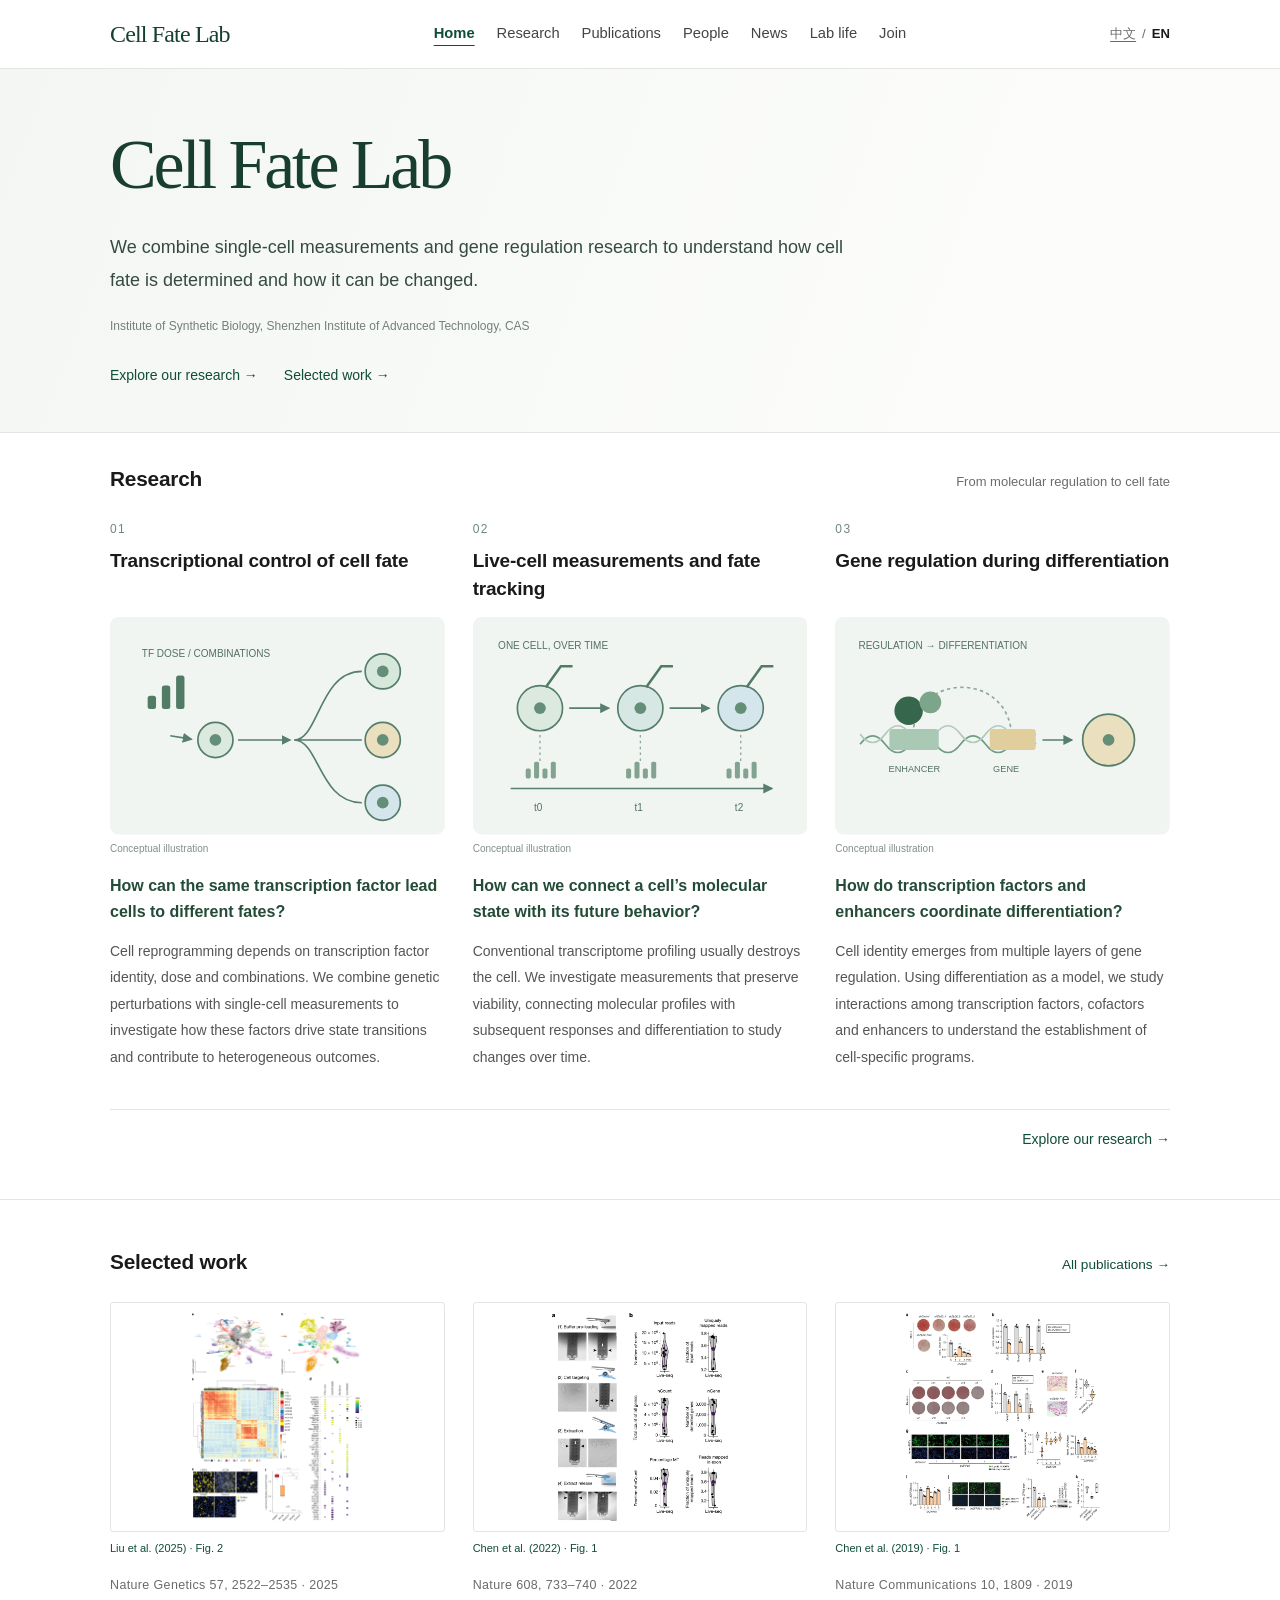
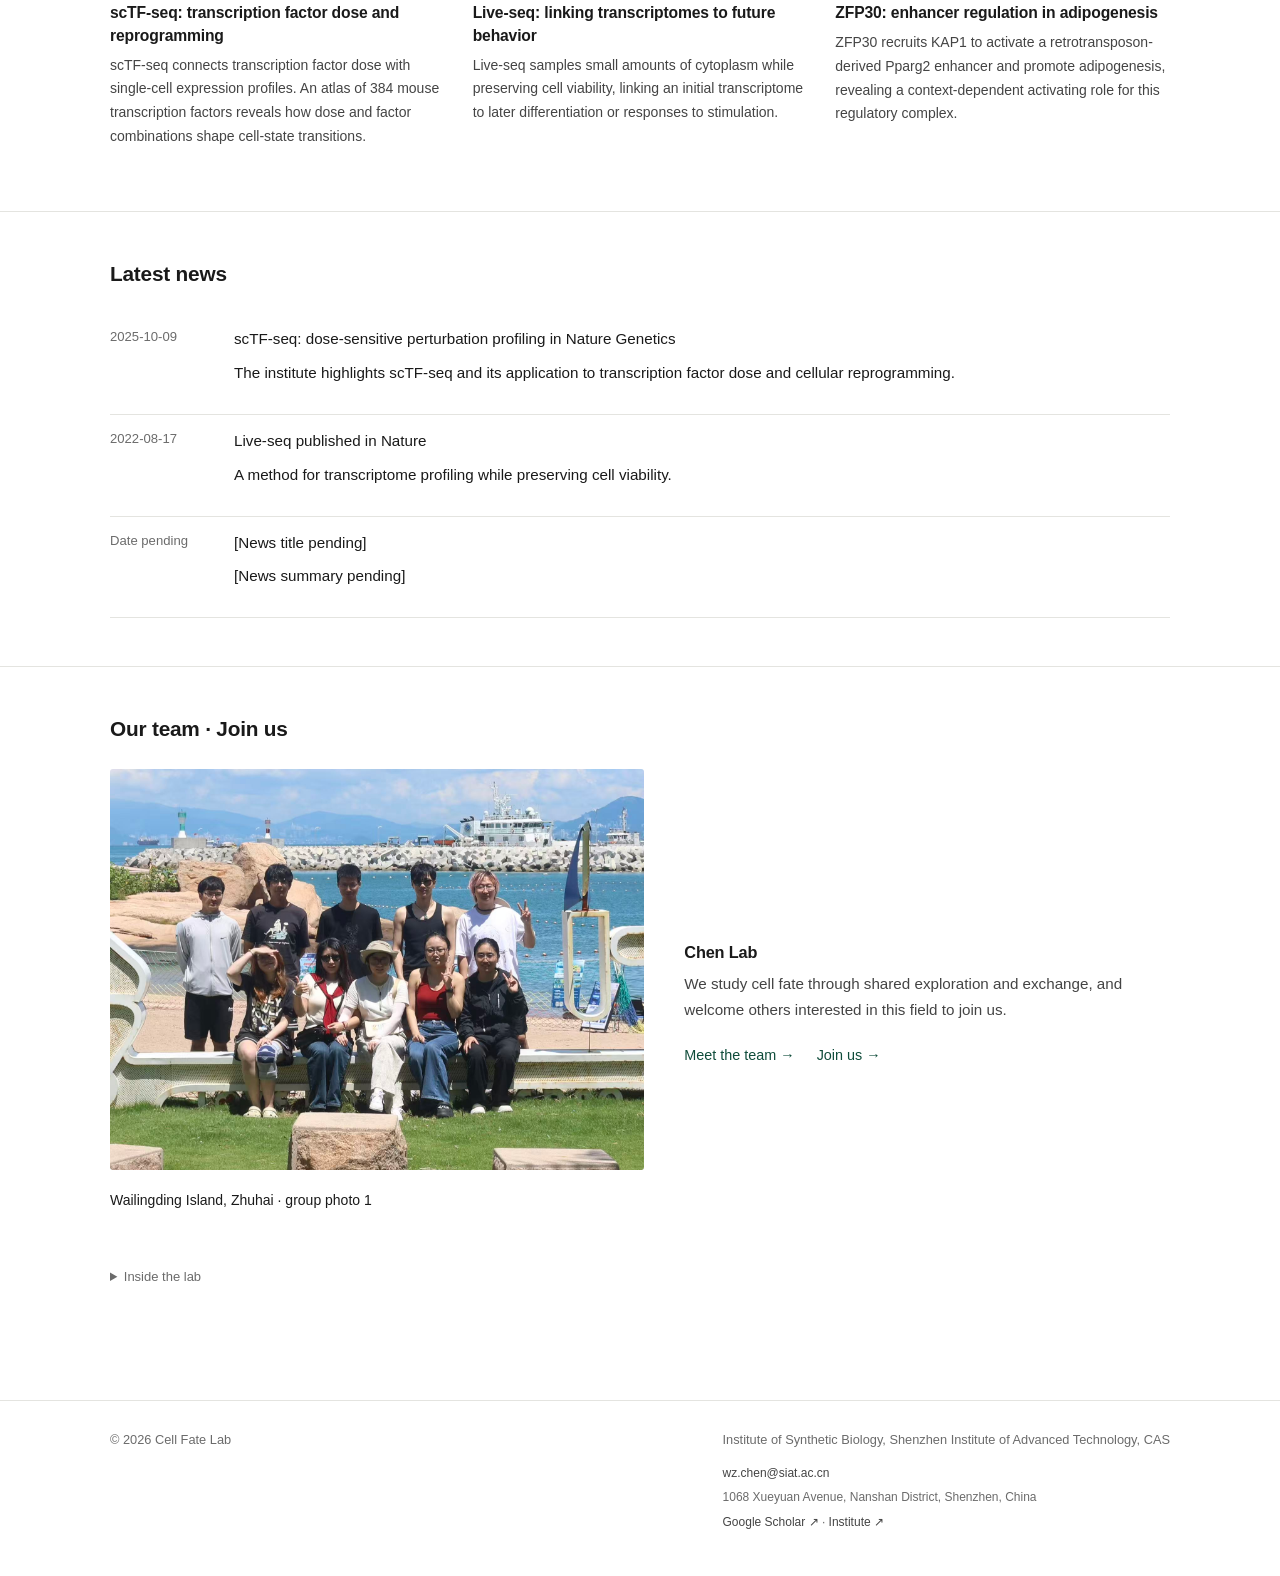
<file: index.html>
<!doctype html><html lang="en" data-lang="en"><head><meta charset="utf-8"><meta name="viewport" content="width=device-width,initial-scale=1"><title>首页 · 细胞命运实验室</title><meta name="description" content="我们结合单细胞测量与基因调控研究，探索细胞命运如何被决定，以及如何被改变。"><link rel="stylesheet" href="assets/css/site.css?v=20261023-pi-role"></head><body><a class="skip-link" href="#main">跳到正文 / Skip to content</a><div class="nav-hotzone"><span class="nav-handle"></span></div><header class="site-header"><div class="wrap header-inner"><a class="brand" href="index.html"><span data-lang-block="zh">细胞命运实验室</span><span data-lang-block="en">Cell Fate Lab</span></a><nav class="nav" aria-label="主导航"><a href="index.html" aria-current="page"><span data-lang-block="zh">首页</span><span data-lang-block="en">Home</span></a><a href="research.html"><span data-lang-block="zh">研究</span><span data-lang-block="en">Research</span></a><a href="publications.html"><span data-lang-block="zh">论文</span><span data-lang-block="en">Publications</span></a><a href="people.html"><span data-lang-block="zh">团队</span><span data-lang-block="en">People</span></a><a href="news.html"><span data-lang-block="zh">动态</span><span data-lang-block="en">News</span></a><a href="activities.html"><span data-lang-block="zh">活动</span><span data-lang-block="en">Lab life</span></a><a href="join.html"><span data-lang-block="zh">加入我们</span><span data-lang-block="en">Join</span></a></nav><div class="lang" role="group" aria-label="语言 / Language"><button type="button" data-set-lang="zh">中文</button><span>/</span><button type="button" data-set-lang="en">EN</button></div></div></header><main id="main"><section class="home-hero"><div class="wrap"><h1><span data-lang-block="zh">细胞命运实验室</span><span data-lang-block="en">Cell Fate Lab</span></h1><p class="home-intro"><span data-lang-block="zh">我们结合单细胞测量与基因调控研究，探索细胞命运如何被决定，以及如何被改变。</span><span data-lang-block="en">We combine single-cell measurements and gene regulation research to understand how cell fate is determined and how it can be changed.</span></p><p class="affil"><span data-lang-block="zh">中国科学院深圳先进技术研究院 · 合成生物学研究所</span><span data-lang-block="en">Institute of Synthetic Biology, Shenzhen Institute of Advanced Technology, CAS</span></p><div class="hero-links"><a href="#research"><span data-lang-block="zh">探索研究方向</span><span data-lang-block="en">Explore our research</span> <span aria-hidden="true">→</span></a><a href="#publications"><span data-lang-block="zh">查看代表成果</span><span data-lang-block="en">Selected work</span> <span aria-hidden="true">→</span></a></div></div></section><section class="block home-research" id="research"><div class="wrap"><div class="section-head"><h2><span data-lang-block="zh">研究方向</span><span data-lang-block="en">Research</span></h2><span class="section-note"><span data-lang-block="zh">从分子调控到细胞命运</span><span data-lang-block="en">From molecular regulation to cell fate</span></span></div><div class="research-cards"><article class="research-card"><div class="research-number">01</div><h3><span data-lang-block="zh">转录调控与细胞命运决定</span><span data-lang-block="en">Transcriptional control of cell fate</span></h3><figure class="research-visual"><svg xmlns="http://www.w3.org/2000/svg" viewBox="0 0 400 260" role="img"><title>Concept: transcription factor dose and alternative cell fates</title><defs><marker id="dose-arrow" markerWidth="6" markerHeight="6" refX="5" refY="3" orient="auto"><path d="M0,0 L6,3 L0,6" fill="#577e70"/></marker></defs><rect width="400" height="260" rx="10" fill="#f0f5f1"/><rect x="45" y="94" width="10" height="16" rx="3" fill="#527b65"/><rect x="62" y="82" width="10" height="28" rx="3" fill="#527b65"/><rect x="79" y="70" width="10" height="40" rx="3" fill="#527b65"/><circle cx="126" cy="147" r="21" fill="#dce9df" stroke="#547e6a" stroke-width="2"/><circle cx="126" cy="147" r="7" fill="#658e79"/><path d="M72,142 L97,146" stroke="#577e70" stroke-width="2" fill="none" marker-end="url(#dose-arrow)"/><path d="M153,147 L215,147" stroke="#577e70" stroke-width="2" fill="none" marker-end="url(#dose-arrow)"/><path d="M220 147 C250 147 250 65 301 65 M220 147 L301 147 M220 147 C250 147 250 222 301 222" stroke="#577e70" stroke-width="2" fill="none"/><circle cx="326" cy="65" r="21" fill="#d5e8da" stroke="#547e6a" stroke-width="2"/><circle cx="326" cy="65" r="7" fill="#658e79"/><circle cx="326" cy="147" r="21" fill="#eadfbe" stroke="#547e6a" stroke-width="2"/><circle cx="326" cy="147" r="7" fill="#658e79"/><circle cx="326" cy="222" r="21" fill="#d5e5ec" stroke="#547e6a" stroke-width="2"/><circle cx="326" cy="222" r="7" fill="#658e79"/><text x="38" y="48" font-size="12" fill="#547163" font-family="sans-serif">TF DOSE / COMBINATIONS</text></svg><figcaption><span data-lang-block="zh">概念示意</span><span data-lang-block="en">Conceptual illustration</span></figcaption></figure><p class="research-question"><span data-lang-block="zh">同一个转录因子，为什么会让不同细胞走向不同命运？</span><span data-lang-block="en">How can the same transcription factor lead cells to different fates?</span></p><p class="research-description"><span data-lang-block="zh">细胞重编程不仅取决于转录因子的种类，也受到其表达剂量与组合关系的影响。我们结合基因扰动和单细胞测量，研究这些因素如何驱动细胞状态转变，并解析重编程结果的异质性。</span><span data-lang-block="en">Cell reprogramming depends on transcription factor identity, dose and combinations. We combine genetic perturbations with single-cell measurements to investigate how these factors drive state transitions and contribute to heterogeneous outcomes.</span></p></article><article class="research-card"><div class="research-number">02</div><h3><span data-lang-block="zh">活细胞测量与命运追踪</span><span data-lang-block="en">Live-cell measurements and fate tracking</span></h3><figure class="research-visual"><svg xmlns="http://www.w3.org/2000/svg" viewBox="0 0 400 260" role="img"><title>Concept: repeated live-cell sampling connects molecular states over time</title><defs><marker id="time-arrow" markerWidth="6" markerHeight="6" refX="5" refY="3" orient="auto"><path d="M0,0 L6,3 L0,6" fill="#577e70"/></marker></defs><rect width="400" height="260" rx="10" fill="#f0f5f1"/><text x="30" y="38" font-size="12" fill="#547163" font-family="sans-serif">ONE CELL, OVER TIME</text><path d="M45,205 L357,205" stroke="#577e70" stroke-width="2" fill="none" marker-end="url(#time-arrow)"/><circle cx="80" cy="109" r="27" fill="#dce9df" stroke="#547e6a" stroke-width="2"/><circle cx="80" cy="109" r="7" fill="#658e79"/><path d="M87 84 L105 59 L119 59" stroke="#527b65" stroke-width="3" fill="none"/><path d="M80 141 L80 174" stroke="#8ca49a" stroke-width="1.5" stroke-dasharray="3 4"/><rect x="63" y="181" width="6" height="12" rx="2" fill="#82a38f"/><rect x="73" y="173" width="6" height="20" rx="2" fill="#82a38f"/><rect x="83" y="181" width="6" height="12" rx="2" fill="#82a38f"/><rect x="93" y="173" width="6" height="20" rx="2" fill="#82a38f"/><text x="73" y="232" font-size="12" fill="#547163" font-family="sans-serif">t0</text><path d="M115,109 L162,109" stroke="#577e70" stroke-width="2" fill="none" marker-end="url(#time-arrow)"/><circle cx="200" cy="109" r="27" fill="#d7e7e4" stroke="#547e6a" stroke-width="2"/><circle cx="200" cy="109" r="7" fill="#658e79"/><path d="M207 84 L225 59 L239 59" stroke="#527b65" stroke-width="3" fill="none"/><path d="M200 141 L200 174" stroke="#8ca49a" stroke-width="1.5" stroke-dasharray="3 4"/><rect x="183" y="181" width="6" height="12" rx="2" fill="#82a38f"/><rect x="193" y="173" width="6" height="20" rx="2" fill="#82a38f"/><rect x="203" y="181" width="6" height="12" rx="2" fill="#82a38f"/><rect x="213" y="173" width="6" height="20" rx="2" fill="#82a38f"/><text x="193" y="232" font-size="12" fill="#547163" font-family="sans-serif">t1</text><path d="M235,109 L282,109" stroke="#577e70" stroke-width="2" fill="none" marker-end="url(#time-arrow)"/><circle cx="320" cy="109" r="27" fill="#d5e5ec" stroke="#547e6a" stroke-width="2"/><circle cx="320" cy="109" r="7" fill="#658e79"/><path d="M327 84 L345 59 L359 59" stroke="#527b65" stroke-width="3" fill="none"/><path d="M320 141 L320 174" stroke="#8ca49a" stroke-width="1.5" stroke-dasharray="3 4"/><rect x="303" y="181" width="6" height="12" rx="2" fill="#82a38f"/><rect x="313" y="173" width="6" height="20" rx="2" fill="#82a38f"/><rect x="323" y="181" width="6" height="12" rx="2" fill="#82a38f"/><rect x="333" y="173" width="6" height="20" rx="2" fill="#82a38f"/><text x="313" y="232" font-size="12" fill="#547163" font-family="sans-serif">t2</text></svg><figcaption><span data-lang-block="zh">概念示意</span><span data-lang-block="en">Conceptual illustration</span></figcaption></figure><p class="research-question"><span data-lang-block="zh">如何把一个细胞当前的分子状态，与它未来的行为联系起来？</span><span data-lang-block="en">How can we connect a cell’s molecular state with its future behavior?</span></p><p class="research-description"><span data-lang-block="zh">传统转录组测量通常需要破坏细胞，难以继续追踪同一个细胞。我们关注保留细胞活性的分子测量方法，将转录组信息与后续刺激响应和分化过程相连接，研究细胞状态如何随时间变化。</span><span data-lang-block="en">Conventional transcriptome profiling usually destroys the cell. We investigate measurements that preserve viability, connecting molecular profiles with subsequent responses and differentiation to study changes over time.</span></p></article><article class="research-card"><div class="research-number">03</div><h3><span data-lang-block="zh">分化过程中的基因调控机制</span><span data-lang-block="en">Gene regulation during differentiation</span></h3><figure class="research-visual"><svg xmlns="http://www.w3.org/2000/svg" viewBox="0 0 400 260" role="img"><title>Concept: transcription factors, cofactors and enhancers regulate differentiation</title><defs><marker id="enhancer-arrow" markerWidth="6" markerHeight="6" refX="5" refY="3" orient="auto"><path d="M0,0 L6,3 L0,6" fill="#577e70"/></marker></defs><rect width="400" height="260" rx="10" fill="#f0f5f1"/><text x="28" y="38" font-size="12" fill="#547163" font-family="sans-serif">REGULATION → DIFFERENTIATION</text><path d="M30 152 Q45 132 60 152 T90 152 T120 152 T150 152 T180 152 T210 152 T240 152" stroke="#709b83" stroke-width="2" fill="none"/><path d="M30 140 Q45 160 60 140 T90 140 T120 140 T150 140 T180 140 T210 140 T240 140" stroke="#b3c9bb" stroke-width="2" fill="none"/><rect x="65" y="134" width="59" height="25" rx="4" fill="#aac9b5"/><rect x="185" y="134" width="55" height="25" rx="4" fill="#e0cf9d"/><path d="M94 132 C104 68 199 68 210 132" fill="none" stroke="#8da99b" stroke-width="2" stroke-dasharray="4 4"/><circle cx="88" cy="112" r="17" fill="#36664c"/><circle cx="114" cy="102" r="13" fill="#7da58a"/><path d="M248,147 L283,147" stroke="#577e70" stroke-width="2" fill="none" marker-end="url(#enhancer-arrow)"/><circle cx="327" cy="147" r="31" fill="#eadfbe" stroke="#547e6a" stroke-width="2"/><circle cx="327" cy="147" r="7" fill="#658e79"/><text x="64" y="185" font-size="11" fill="#547163" font-family="sans-serif">ENHANCER</text><text x="189" y="185" font-size="11" fill="#547163" font-family="sans-serif">GENE</text></svg><figcaption><span data-lang-block="zh">概念示意</span><span data-lang-block="en">Conceptual illustration</span></figcaption></figure><p class="research-question"><span data-lang-block="zh">转录因子与增强子如何共同控制细胞分化？</span><span data-lang-block="en">How do transcription factors and enhancers coordinate differentiation?</span></p><p class="research-description"><span data-lang-block="zh">细胞身份的建立依赖多层次的基因调控。我们以细胞分化为研究体系，探索转录因子、协同调控因子与增强子之间的作用，理解调控网络如何启动和维持特定细胞程序。</span><span data-lang-block="en">Cell identity emerges from multiple layers of gene regulation. Using differentiation as a model, we study interactions among transcription factors, cofactors and enhancers to understand the establishment of cell-specific programs.</span></p></article></div><p class="research-more"><a href="research.html"><span data-lang-block="zh">了解更多 →</span><span data-lang-block="en">Explore our research →</span></a></p></div></section><section class="block" id="publications"><div class="wrap"><div class="section-head"><h2><span data-lang-block="zh">代表成果</span><span data-lang-block="en">Selected work</span></h2><a class="more" href="publications.html"><span data-lang-block="zh">全部论文 →</span><span data-lang-block="en">All publications →</span></a></div><div class="paper-cards"><article class="paper-card"><figure class="paper-visual"><a href="https://www.nature.com/articles/s41588-025-02343-7/figures/2" target="_blank" rel="noopener"><img class="plain-photo" src="assets/img/papers/sctf.png" alt="Dissecting the impact of transcription factor dose on cell reprogramming heterogeneity using scTF-seq" loading="lazy"></a><figcaption><a href="https://www.nature.com/articles/s41588-025-02343-7/figures/2" target="_blank" rel="noopener">Liu et al. (2025) · Fig. 2</a></figcaption></figure><div><p class="meta">Nature Genetics 57, 2522–2535 · 2025</p><h3><a href="https://www.nature.com/articles/s41588-025-02343-7" target="_blank" rel="noopener"><span data-lang-block="zh">scTF-seq：解析转录因子剂量与重编程异质性</span><span data-lang-block="en">scTF-seq: transcription factor dose and reprogramming</span></a></h3><p class="authors"></p><p class="summary content-copy"><span data-lang-block="zh">scTF-seq 将转录因子过表达剂量与单细胞转录组联系起来。研究构建了涵盖 384 个小鼠转录因子的功能图谱，揭示剂量与因子组合如何影响细胞状态转变。</span><span data-lang-block="en">scTF-seq connects transcription factor dose with single-cell expression profiles. An atlas of 384 mouse transcription factors reveals how dose and factor combinations shape cell-state transitions.</span></p></div></article><article class="paper-card"><figure class="paper-visual"><a href="https://www.nature.com/articles/s41586-022-05046-9/figures/1" target="_blank" rel="noopener"><img class="plain-photo" src="assets/img/papers/live.png" alt="Live-seq enables temporal transcriptomic recording of single cells" loading="lazy"></a><figcaption><a href="https://www.nature.com/articles/s41586-022-05046-9/figures/1" target="_blank" rel="noopener">Chen et al. (2022) · Fig. 1</a></figcaption></figure><div><p class="meta">Nature 608, 733–740 · 2022</p><h3><a href="https://www.nature.com/articles/s41586-022-05046-9" target="_blank" rel="noopener"><span data-lang-block="zh">Live-seq：连接活细胞转录组与后续行为</span><span data-lang-block="en">Live-seq: linking transcriptomes to future behavior</span></a></h3><p class="authors"></p><p class="summary content-copy"><span data-lang-block="zh">Live-seq 通过微量细胞质取样，在保留细胞活性的同时读取转录组，从而将细胞初始状态与后续分化或刺激响应联系起来。</span><span data-lang-block="en">Live-seq samples small amounts of cytoplasm while preserving cell viability, linking an initial transcriptome to later differentiation or responses to stimulation.</span></p></div></article><article class="paper-card"><figure class="paper-visual"><a href="https://www.nature.com/articles/s41467-019-09803-9/figures/1" target="_blank" rel="noopener"><img class="plain-photo" src="assets/img/papers/zfp.png" alt="ZFP30 promotes adipogenesis through the KAP1-mediated activation of a retrotransposon-derived Pparg2 enhancer" loading="lazy"></a><figcaption><a href="https://www.nature.com/articles/s41467-019-09803-9/figures/1" target="_blank" rel="noopener">Chen et al. (2019) · Fig. 1</a></figcaption></figure><div><p class="meta">Nature Communications 10, 1809 · 2019</p><h3><a href="https://www.nature.com/articles/s41467-019-09803-9" target="_blank" rel="noopener"><span data-lang-block="zh">ZFP30：揭示脂肪分化中的增强子调控机制</span><span data-lang-block="en">ZFP30: enhancer regulation in adipogenesis</span></a></h3><p class="authors"></p><p class="summary content-copy"><span data-lang-block="zh">研究发现 ZFP30 招募 KAP1，激活来源于逆转座子的 Pparg2 增强子并促进脂肪分化，揭示这一调控复合物在特定细胞背景下的转录激活作用。</span><span data-lang-block="en">ZFP30 recruits KAP1 to activate a retrotransposon-derived Pparg2 enhancer and promote adipogenesis, revealing a context-dependent activating role for this regulatory complex.</span></p></div></article></div></div></section><section class="block"><div class="wrap"><div class="section-head"><h2><span data-lang-block="zh">最新动态</span><span data-lang-block="en">Latest news</span></h2></div><ul class="news-list"><li><time>2025-10-09</time><div><a href="https://isynbio.siat.ac.cn/siat/2025-10/09/article_2025100909374444639.html" target="_blank" rel="noopener"><span data-lang-block="zh">Nature Genetics：剂量敏感的基因扰动组学技术 scTF-seq</span><span data-lang-block="en">scTF-seq: dose-sensitive perturbation profiling in Nature Genetics</span></a><p><span data-lang-block="zh">研究所报道了 scTF-seq 及其在转录因子剂量与细胞重编程研究中的应用。</span><span data-lang-block="en">The institute highlights scTF-seq and its application to transcription factor dose and cellular reprogramming.</span></p></div></li><li><time>2022-08-17</time><div><a href="https://www.nature.com/articles/s41586-022-05046-9" target="_blank" rel="noopener"><span data-lang-block="zh">Live-seq：活细胞转录组时序记录</span><span data-lang-block="en">Live-seq published in Nature</span></a><p><span data-lang-block="zh">论文提出在保留细胞活性的条件下读取转录组的方法。</span><span data-lang-block="en">A method for transcriptome profiling while preserving cell viability.</span></p></div></li><li><time><span data-lang-block="zh">日期待填</span><span data-lang-block="en">Date pending</span></time><div><span data-lang-block="zh">［新闻标题待填写］</span><span data-lang-block="en">[News title pending]</span><p><span data-lang-block="zh">［新闻简介待填写］</span><span data-lang-block="en">[News summary pending]</span></p></div></li></ul></div></section><section class="block"><div class="wrap"><div class="section-head"><h2><span data-lang-block="zh">团队与加入我们</span><span data-lang-block="en">Our team · Join us</span></h2></div><div class="people-summary"><figure class="album-photo"><div class="activity-photo"><img class="plain-photo" src="assets/img/activities/2025-wailingding/01.jpg" alt="珠海外伶仃岛合影" loading="lazy"></div><figcaption><span data-lang-block="zh">珠海外伶仃岛合影</span><span data-lang-block="en">Wailingding Island, Zhuhai · group photo 1</span><p><span data-lang-block="zh"></span><span data-lang-block="en"></span></p></figcaption></figure><div><h3><span data-lang-block="zh">陈万泽课题组</span><span data-lang-block="en">Chen Lab</span></h3><p><span data-lang-block="zh">我们围绕细胞命运开展研究，在共同探索与交流中推进工作，也欢迎对这一领域感兴趣的伙伴加入。</span><span data-lang-block="en">We study cell fate through shared exploration and exchange, and welcome others interested in this field to join us.</span></p><div class="hero-links"><a href="people.html"><span data-lang-block="zh">认识团队 →</span><span data-lang-block="en">Meet the team →</span></a><a href="join.html"><span data-lang-block="zh">加入我们 →</span><span data-lang-block="en">Join us →</span></a></div></div></div><details class="lab-photo-slot"><summary><span data-lang-block="zh">实验室环境</span><span data-lang-block="en">Inside the lab</span></summary><div class="photo"><span data-lang-block="zh">［实验室照片待补充 · 16:7］</span><span data-lang-block="en">[Lab photo · 16:7]</span></div></details></div></section></main><footer class="site-footer"><div class="wrap footer-inner"><span>© <span data-year>2026</span> Cell Fate Lab</span><div><span data-lang-block="zh">中国科学院深圳先进技术研究院 · 合成生物学研究所</span><span data-lang-block="en">Institute of Synthetic Biology, Shenzhen Institute of Advanced Technology, CAS</span><div class="contact-block"><p><a href="mailto:wz.chen@siat.ac.cn" target="_blank" rel="noopener">wz.chen@siat.ac.cn</a></p><p><span data-lang-block="zh">深圳市南山区西丽街道大学城学苑大道1068号</span><span data-lang-block="en">1068 Xueyuan Avenue, Nanshan District, Shenzhen, China</span></p><p><a href="https://scholar.google.com/citations?hl=zh-CN&amp;user=iM7Db-wAAAAJ" target="_blank" rel="noopener">Google Scholar ↗</a> · <a href="https://isynbio.siat.ac.cn/" target="_blank" rel="noopener"><span data-lang-block="zh">研究所主页 ↗</span><span data-lang-block="en">Institute ↗</span></a></p></div></div></div></footer><script src="assets/js/site.js?v=20261023-en-default"></script></body></html>
</file>
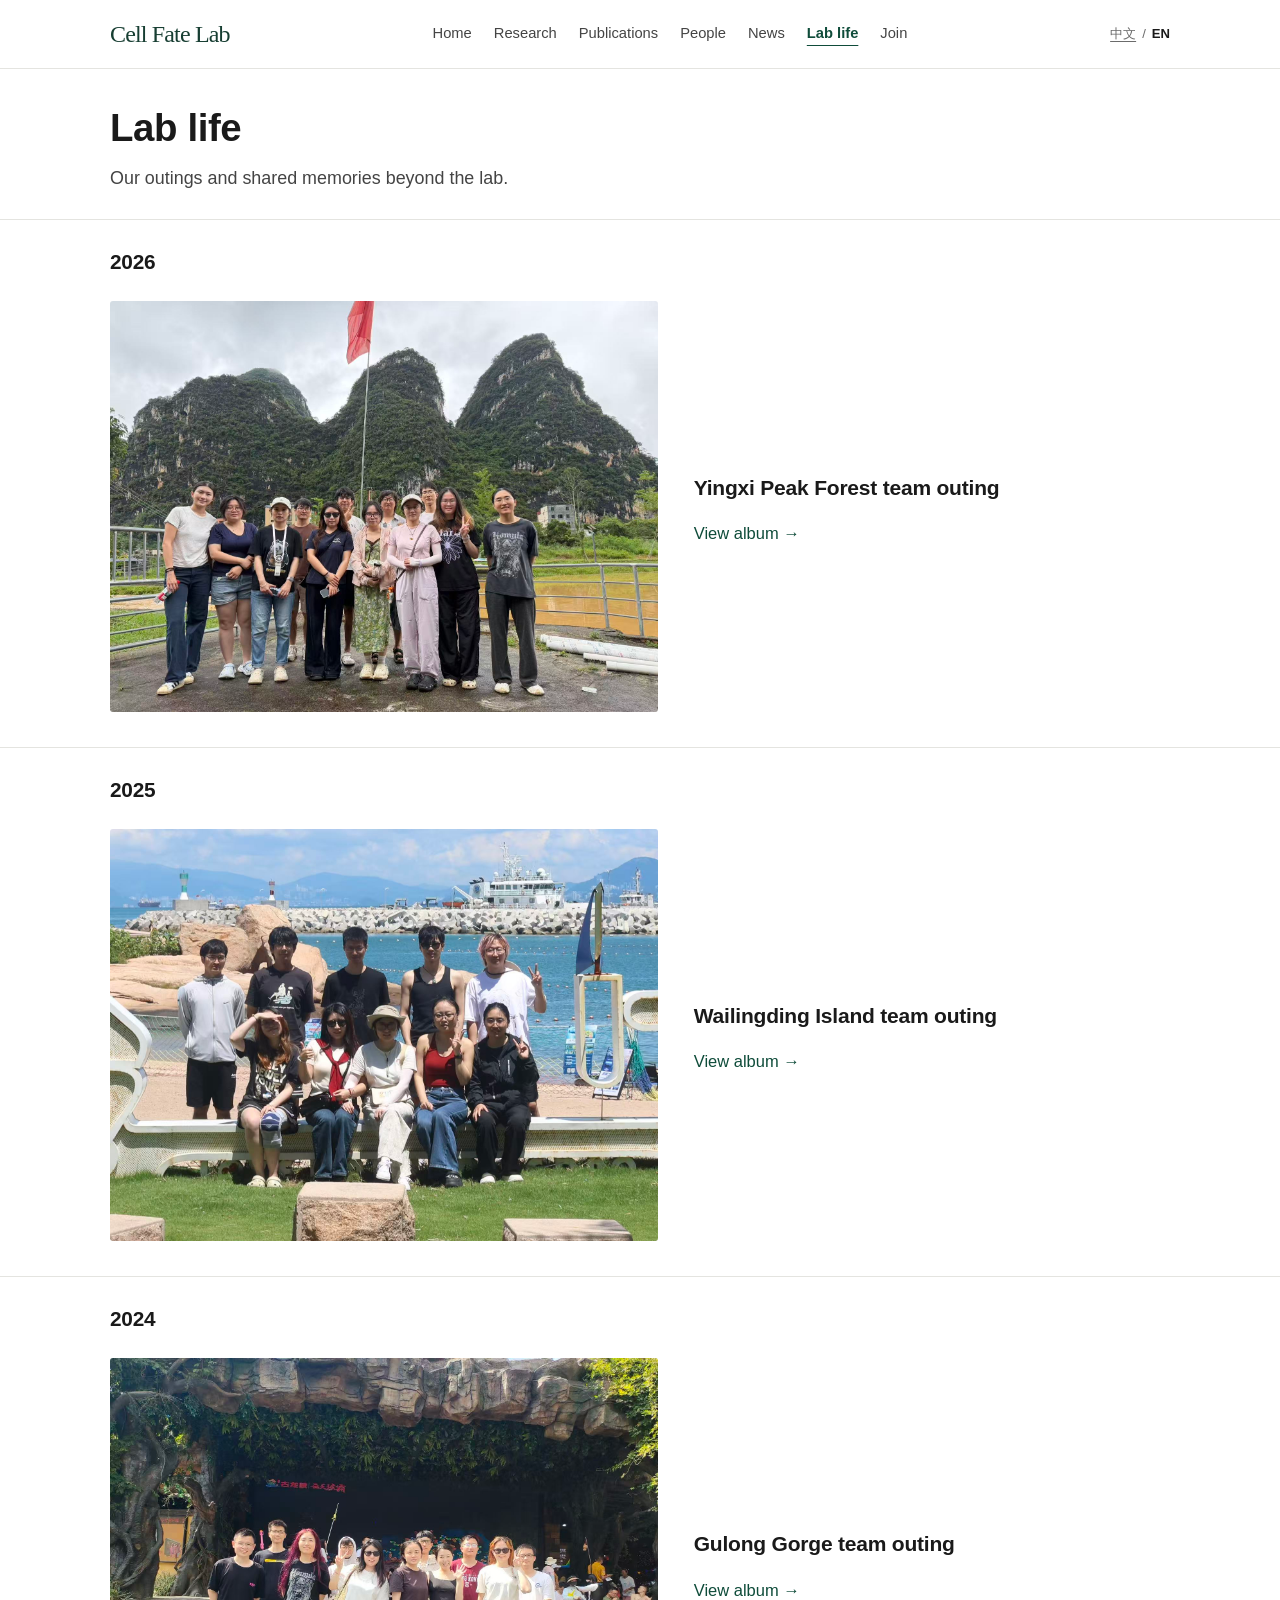
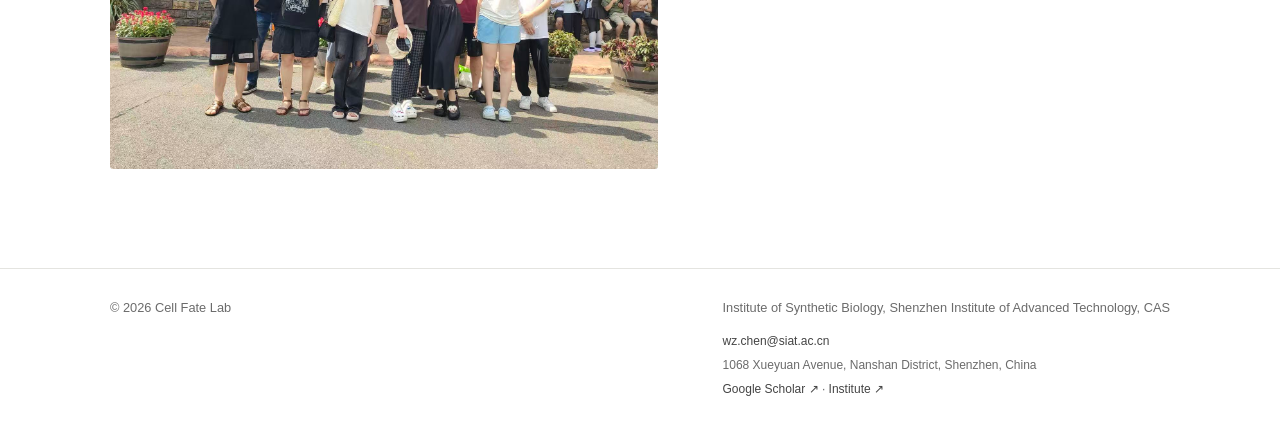
<file: activities.html>
<!doctype html><html lang="en" data-lang="en"><head><meta charset="utf-8"><meta name="viewport" content="width=device-width,initial-scale=1"><title>活动 · 细胞命运实验室</title><meta name="description" content="我们结合单细胞测量与基因调控研究，探索细胞命运如何被决定，以及如何被改变。"><link rel="stylesheet" href="assets/css/site.css?v=20261023-pi-role"></head><body><a class="skip-link" href="#main">跳到正文 / Skip to content</a><div class="nav-hotzone"><span class="nav-handle"></span></div><header class="site-header"><div class="wrap header-inner"><a class="brand" href="index.html"><span data-lang-block="zh">细胞命运实验室</span><span data-lang-block="en">Cell Fate Lab</span></a><nav class="nav" aria-label="主导航"><a href="index.html"><span data-lang-block="zh">首页</span><span data-lang-block="en">Home</span></a><a href="research.html"><span data-lang-block="zh">研究</span><span data-lang-block="en">Research</span></a><a href="publications.html"><span data-lang-block="zh">论文</span><span data-lang-block="en">Publications</span></a><a href="people.html"><span data-lang-block="zh">团队</span><span data-lang-block="en">People</span></a><a href="news.html"><span data-lang-block="zh">动态</span><span data-lang-block="en">News</span></a><a href="activities.html" aria-current="page"><span data-lang-block="zh">活动</span><span data-lang-block="en">Lab life</span></a><a href="join.html"><span data-lang-block="zh">加入我们</span><span data-lang-block="en">Join</span></a></nav><div class="lang" role="group" aria-label="语言 / Language"><button type="button" data-set-lang="zh">中文</button><span>/</span><button type="button" data-set-lang="en">EN</button></div></div></header><main id="main"><div class="activities-page"><section class="hero"><div class="wrap"><h1><span data-lang-block="zh">课题组活动</span><span data-lang-block="en">Lab life</span></h1><p class="lede"><span data-lang-block="zh">每年的团建，也是我们共同的记忆。</span><span data-lang-block="en">Our outings and shared memories beyond the lab.</span></p></div></section><section class="block"><div class="wrap"><div class="section-head"><h2>2026</h2></div><div class="activity-list"><article class="activity-card"><a href="activity-outing-2026-yingxi.html"><div class="activity-photo"><img class="plain-photo" src="assets/img/activities/2026-yingxi/01.jpg" alt="英西峰林团建" loading="lazy"></div></a><div class="activity-copy"><h3><a href="activity-outing-2026-yingxi.html"><span data-lang-block="zh">英西峰林团建</span><span data-lang-block="en">Yingxi Peak Forest team outing</span></a></h3><a href="activity-outing-2026-yingxi.html"><span data-lang-block="zh">查看相册 →</span><span data-lang-block="en">View album →</span></a></div></article></div></div></section><section class="block"><div class="wrap"><div class="section-head"><h2>2025</h2></div><div class="activity-list"><article class="activity-card"><a href="activity-outing-2025-wailingding.html"><div class="activity-photo"><img class="plain-photo" src="assets/img/activities/2025-wailingding/01.jpg" alt="珠海外伶仃岛团建" loading="lazy"></div></a><div class="activity-copy"><h3><a href="activity-outing-2025-wailingding.html"><span data-lang-block="zh">珠海外伶仃岛团建</span><span data-lang-block="en">Wailingding Island team outing</span></a></h3><a href="activity-outing-2025-wailingding.html"><span data-lang-block="zh">查看相册 →</span><span data-lang-block="en">View album →</span></a></div></article></div></div></section><section class="block"><div class="wrap"><div class="section-head"><h2>2024</h2></div><div class="activity-list"><article class="activity-card"><a href="activity-outing-2024-gulongxia.html"><div class="activity-photo"><img class="plain-photo" src="assets/img/activities/2024-gulongxia/01.jpg" alt="清远古龙峡团建" loading="lazy"></div></a><div class="activity-copy"><h3><a href="activity-outing-2024-gulongxia.html"><span data-lang-block="zh">清远古龙峡团建</span><span data-lang-block="en">Gulong Gorge team outing</span></a></h3><a href="activity-outing-2024-gulongxia.html"><span data-lang-block="zh">查看相册 →</span><span data-lang-block="en">View album →</span></a></div></article></div></div></section></div></main><footer class="site-footer"><div class="wrap footer-inner"><span>© <span data-year>2026</span> Cell Fate Lab</span><div><span data-lang-block="zh">中国科学院深圳先进技术研究院 · 合成生物学研究所</span><span data-lang-block="en">Institute of Synthetic Biology, Shenzhen Institute of Advanced Technology, CAS</span><div class="contact-block"><p><a href="mailto:wz.chen@siat.ac.cn" target="_blank" rel="noopener">wz.chen@siat.ac.cn</a></p><p><span data-lang-block="zh">深圳市南山区西丽街道大学城学苑大道1068号</span><span data-lang-block="en">1068 Xueyuan Avenue, Nanshan District, Shenzhen, China</span></p><p><a href="https://scholar.google.com/citations?hl=zh-CN&amp;user=iM7Db-wAAAAJ" target="_blank" rel="noopener">Google Scholar ↗</a> · <a href="https://isynbio.siat.ac.cn/" target="_blank" rel="noopener"><span data-lang-block="zh">研究所主页 ↗</span><span data-lang-block="en">Institute ↗</span></a></p></div></div></div></footer><script src="assets/js/site.js?v=20261023-en-default"></script></body></html>
</file>
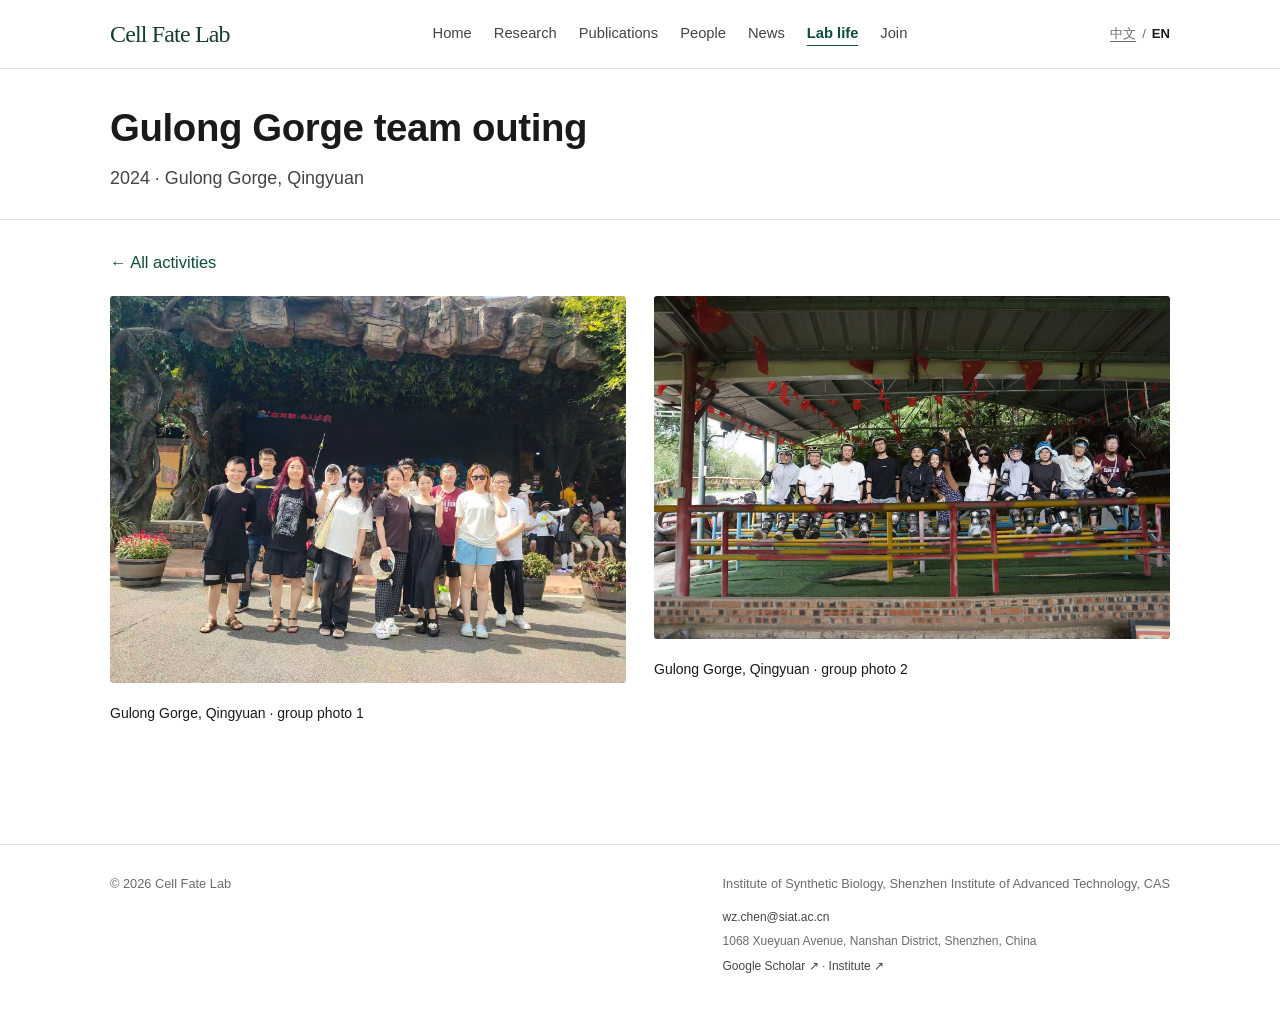
<file: activity-outing-2024-gulongxia.html>
<!doctype html><html lang="en" data-lang="en"><head><meta charset="utf-8"><meta name="viewport" content="width=device-width,initial-scale=1"><title>清远古龙峡团建 · 细胞命运实验室</title><meta name="description" content="我们结合单细胞测量与基因调控研究，探索细胞命运如何被决定，以及如何被改变。"><link rel="stylesheet" href="assets/css/site.css?v=20261023-pi-role"></head><body><a class="skip-link" href="#main">跳到正文 / Skip to content</a><div class="nav-hotzone"><span class="nav-handle"></span></div><header class="site-header"><div class="wrap header-inner"><a class="brand" href="index.html"><span data-lang-block="zh">细胞命运实验室</span><span data-lang-block="en">Cell Fate Lab</span></a><nav class="nav" aria-label="主导航"><a href="index.html"><span data-lang-block="zh">首页</span><span data-lang-block="en">Home</span></a><a href="research.html"><span data-lang-block="zh">研究</span><span data-lang-block="en">Research</span></a><a href="publications.html"><span data-lang-block="zh">论文</span><span data-lang-block="en">Publications</span></a><a href="people.html"><span data-lang-block="zh">团队</span><span data-lang-block="en">People</span></a><a href="news.html"><span data-lang-block="zh">动态</span><span data-lang-block="en">News</span></a><a href="activities.html" aria-current="page"><span data-lang-block="zh">活动</span><span data-lang-block="en">Lab life</span></a><a href="join.html"><span data-lang-block="zh">加入我们</span><span data-lang-block="en">Join</span></a></nav><div class="lang" role="group" aria-label="语言 / Language"><button type="button" data-set-lang="zh">中文</button><span>/</span><button type="button" data-set-lang="en">EN</button></div></div></header><main id="main"><div class="album-page"><section class="hero"><div class="wrap"><h1><span data-lang-block="zh">清远古龙峡团建</span><span data-lang-block="en">Gulong Gorge team outing</span></h1><p class="lede"><span data-lang-block="zh">2024</span><span data-lang-block="en">2024</span> · <span data-lang-block="zh">清远 · 古龙峡</span><span data-lang-block="en">Gulong Gorge, Qingyuan</span></p></div></section><section class="block"><div class="wrap"><p class="album-back"><a href="activities.html"><span data-lang-block="zh">← 全部活动</span><span data-lang-block="en">← All activities</span></a></p><div class="album-grid"><figure class="album-photo"><a class="album-zoom" href="assets/img/activities/2024-gulongxia/01.jpg"><div class="activity-photo"><img class="plain-photo" src="assets/img/activities/2024-gulongxia/01.jpg" alt="清远古龙峡合影" loading="lazy"></div></a><figcaption><span data-lang-block="zh">清远古龙峡合影</span><span data-lang-block="en">Gulong Gorge, Qingyuan · group photo 1</span><p><span data-lang-block="zh"></span><span data-lang-block="en"></span></p></figcaption></figure><figure class="album-photo"><a class="album-zoom" href="assets/img/activities/2024-gulongxia/02.jpg"><div class="activity-photo"><img class="plain-photo" src="assets/img/activities/2024-gulongxia/02.jpg" alt="清远古龙峡团建留影" loading="lazy"></div></a><figcaption><span data-lang-block="zh">清远古龙峡团建留影</span><span data-lang-block="en">Gulong Gorge, Qingyuan · group photo 2</span><p><span data-lang-block="zh"></span><span data-lang-block="en"></span></p></figcaption></figure></div></div></section></div></main><footer class="site-footer"><div class="wrap footer-inner"><span>© <span data-year>2026</span> Cell Fate Lab</span><div><span data-lang-block="zh">中国科学院深圳先进技术研究院 · 合成生物学研究所</span><span data-lang-block="en">Institute of Synthetic Biology, Shenzhen Institute of Advanced Technology, CAS</span><div class="contact-block"><p><a href="mailto:wz.chen@siat.ac.cn" target="_blank" rel="noopener">wz.chen@siat.ac.cn</a></p><p><span data-lang-block="zh">深圳市南山区西丽街道大学城学苑大道1068号</span><span data-lang-block="en">1068 Xueyuan Avenue, Nanshan District, Shenzhen, China</span></p><p><a href="https://scholar.google.com/citations?hl=zh-CN&amp;user=iM7Db-wAAAAJ" target="_blank" rel="noopener">Google Scholar ↗</a> · <a href="https://isynbio.siat.ac.cn/" target="_blank" rel="noopener"><span data-lang-block="zh">研究所主页 ↗</span><span data-lang-block="en">Institute ↗</span></a></p></div></div></div></footer><script src="assets/js/site.js?v=20261023-en-default"></script></body></html>
</file>
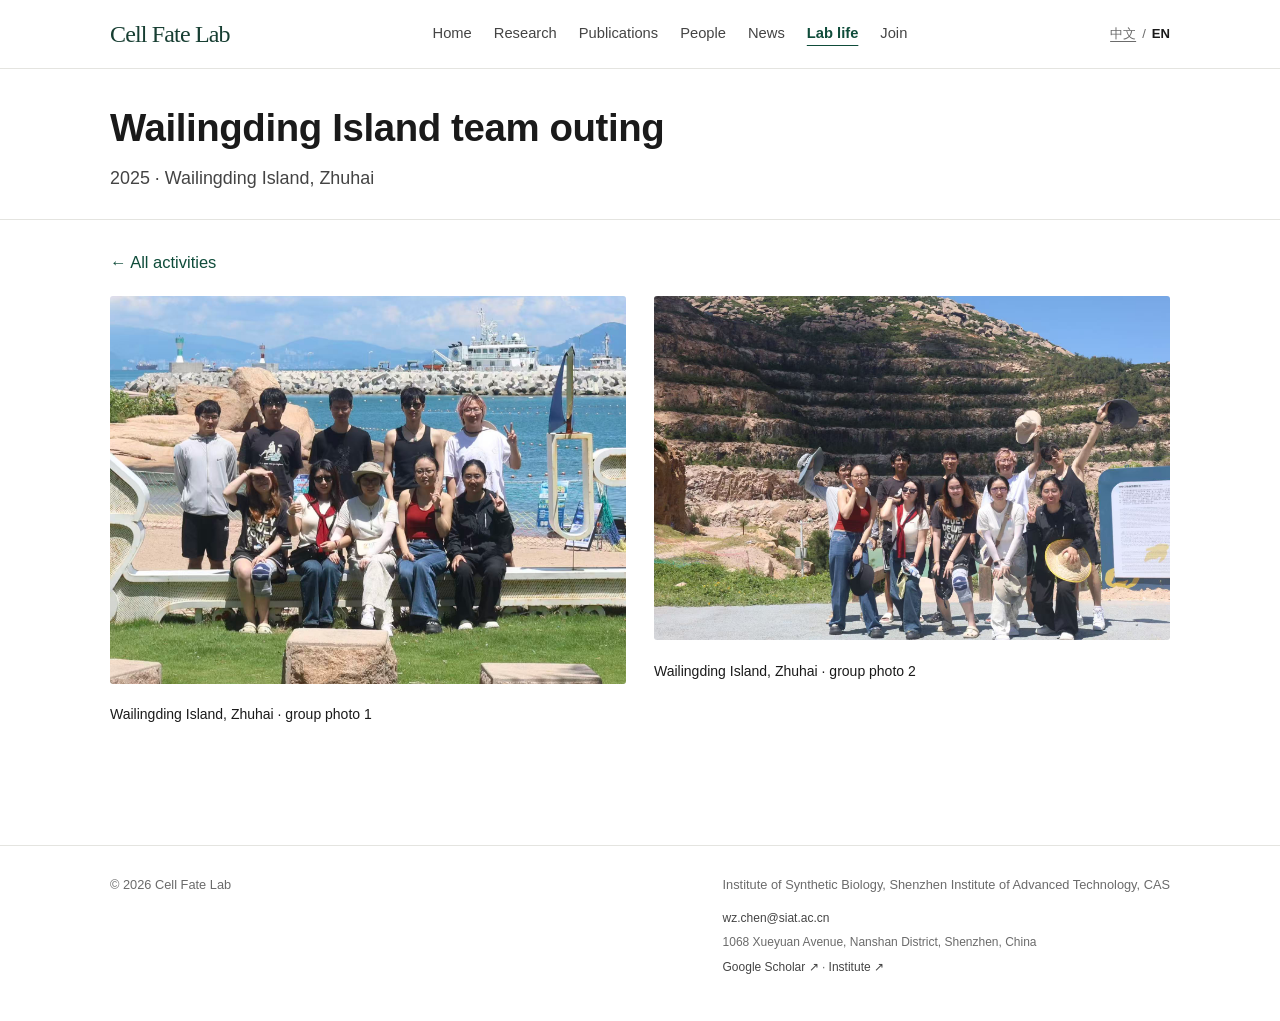
<file: activity-outing-2025-wailingding.html>
<!doctype html><html lang="en" data-lang="en"><head><meta charset="utf-8"><meta name="viewport" content="width=device-width,initial-scale=1"><title>珠海外伶仃岛团建 · 细胞命运实验室</title><meta name="description" content="我们结合单细胞测量与基因调控研究，探索细胞命运如何被决定，以及如何被改变。"><link rel="stylesheet" href="assets/css/site.css?v=20261023-pi-role"></head><body><a class="skip-link" href="#main">跳到正文 / Skip to content</a><div class="nav-hotzone"><span class="nav-handle"></span></div><header class="site-header"><div class="wrap header-inner"><a class="brand" href="index.html"><span data-lang-block="zh">细胞命运实验室</span><span data-lang-block="en">Cell Fate Lab</span></a><nav class="nav" aria-label="主导航"><a href="index.html"><span data-lang-block="zh">首页</span><span data-lang-block="en">Home</span></a><a href="research.html"><span data-lang-block="zh">研究</span><span data-lang-block="en">Research</span></a><a href="publications.html"><span data-lang-block="zh">论文</span><span data-lang-block="en">Publications</span></a><a href="people.html"><span data-lang-block="zh">团队</span><span data-lang-block="en">People</span></a><a href="news.html"><span data-lang-block="zh">动态</span><span data-lang-block="en">News</span></a><a href="activities.html" aria-current="page"><span data-lang-block="zh">活动</span><span data-lang-block="en">Lab life</span></a><a href="join.html"><span data-lang-block="zh">加入我们</span><span data-lang-block="en">Join</span></a></nav><div class="lang" role="group" aria-label="语言 / Language"><button type="button" data-set-lang="zh">中文</button><span>/</span><button type="button" data-set-lang="en">EN</button></div></div></header><main id="main"><div class="album-page"><section class="hero"><div class="wrap"><h1><span data-lang-block="zh">珠海外伶仃岛团建</span><span data-lang-block="en">Wailingding Island team outing</span></h1><p class="lede"><span data-lang-block="zh">2025</span><span data-lang-block="en">2025</span> · <span data-lang-block="zh">珠海 · 外伶仃岛</span><span data-lang-block="en">Wailingding Island, Zhuhai</span></p></div></section><section class="block"><div class="wrap"><p class="album-back"><a href="activities.html"><span data-lang-block="zh">← 全部活动</span><span data-lang-block="en">← All activities</span></a></p><div class="album-grid"><figure class="album-photo"><a class="album-zoom" href="assets/img/activities/2025-wailingding/01.jpg"><div class="activity-photo"><img class="plain-photo" src="assets/img/activities/2025-wailingding/01.jpg" alt="珠海外伶仃岛合影" loading="lazy"></div></a><figcaption><span data-lang-block="zh">珠海外伶仃岛合影</span><span data-lang-block="en">Wailingding Island, Zhuhai · group photo 1</span><p><span data-lang-block="zh"></span><span data-lang-block="en"></span></p></figcaption></figure><figure class="album-photo"><a class="album-zoom" href="assets/img/activities/2025-wailingding/02.jpg"><div class="activity-photo"><img class="plain-photo" src="assets/img/activities/2025-wailingding/02.jpg" alt="珠海外伶仃岛团建留影" loading="lazy"></div></a><figcaption><span data-lang-block="zh">珠海外伶仃岛团建留影</span><span data-lang-block="en">Wailingding Island, Zhuhai · group photo 2</span><p><span data-lang-block="zh"></span><span data-lang-block="en"></span></p></figcaption></figure></div></div></section></div></main><footer class="site-footer"><div class="wrap footer-inner"><span>© <span data-year>2026</span> Cell Fate Lab</span><div><span data-lang-block="zh">中国科学院深圳先进技术研究院 · 合成生物学研究所</span><span data-lang-block="en">Institute of Synthetic Biology, Shenzhen Institute of Advanced Technology, CAS</span><div class="contact-block"><p><a href="mailto:wz.chen@siat.ac.cn" target="_blank" rel="noopener">wz.chen@siat.ac.cn</a></p><p><span data-lang-block="zh">深圳市南山区西丽街道大学城学苑大道1068号</span><span data-lang-block="en">1068 Xueyuan Avenue, Nanshan District, Shenzhen, China</span></p><p><a href="https://scholar.google.com/citations?hl=zh-CN&amp;user=iM7Db-wAAAAJ" target="_blank" rel="noopener">Google Scholar ↗</a> · <a href="https://isynbio.siat.ac.cn/" target="_blank" rel="noopener"><span data-lang-block="zh">研究所主页 ↗</span><span data-lang-block="en">Institute ↗</span></a></p></div></div></div></footer><script src="assets/js/site.js?v=20261023-en-default"></script></body></html>
</file>
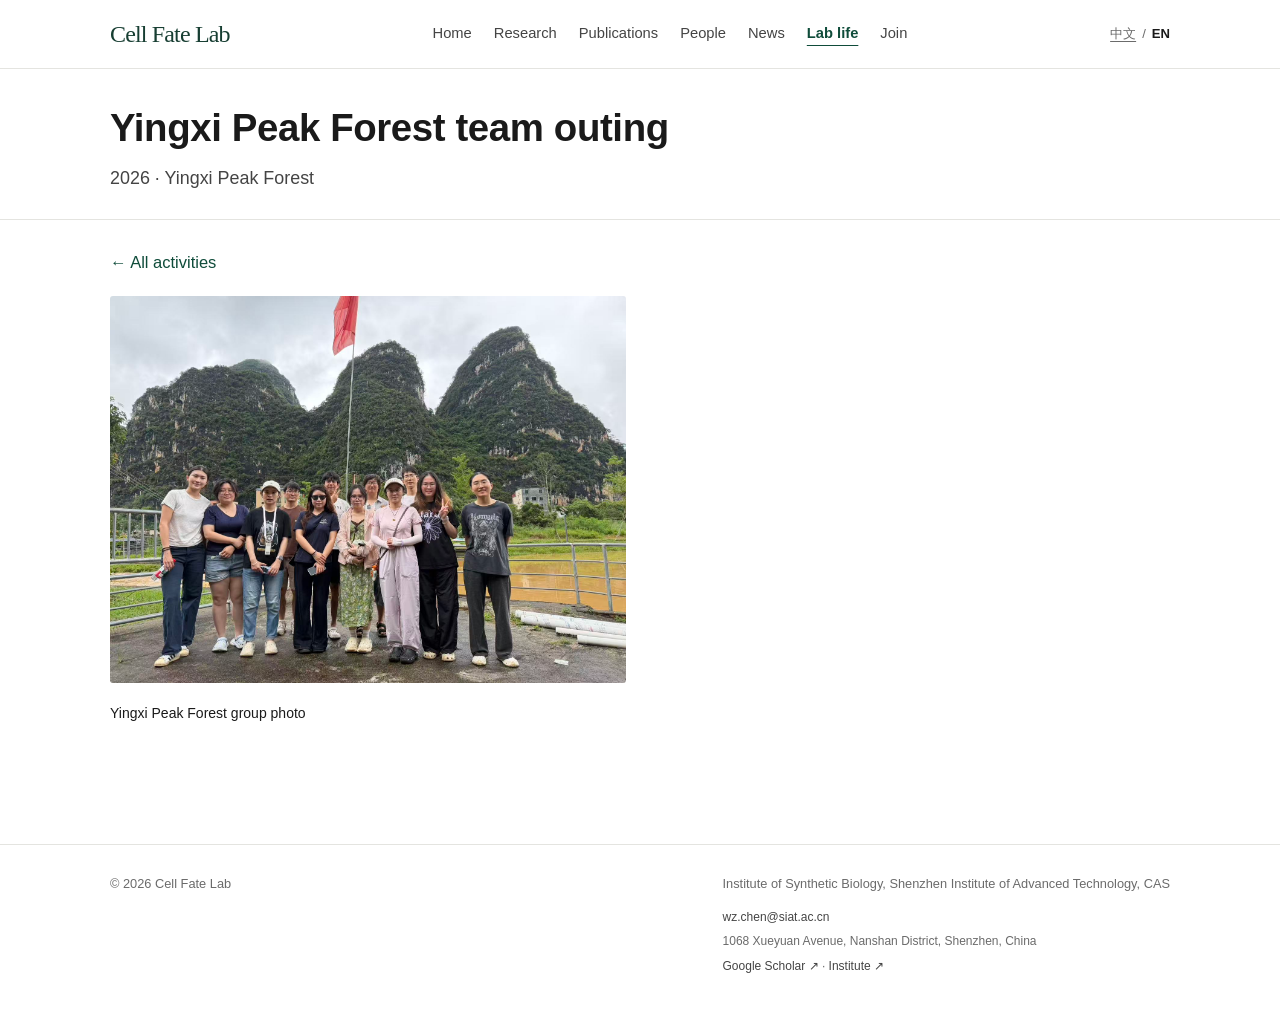
<file: activity-outing-2026-yingxi.html>
<!doctype html><html lang="en" data-lang="en"><head><meta charset="utf-8"><meta name="viewport" content="width=device-width,initial-scale=1"><title>英西峰林团建 · 细胞命运实验室</title><meta name="description" content="我们结合单细胞测量与基因调控研究，探索细胞命运如何被决定，以及如何被改变。"><link rel="stylesheet" href="assets/css/site.css?v=20261023-pi-role"></head><body><a class="skip-link" href="#main">跳到正文 / Skip to content</a><div class="nav-hotzone"><span class="nav-handle"></span></div><header class="site-header"><div class="wrap header-inner"><a class="brand" href="index.html"><span data-lang-block="zh">细胞命运实验室</span><span data-lang-block="en">Cell Fate Lab</span></a><nav class="nav" aria-label="主导航"><a href="index.html"><span data-lang-block="zh">首页</span><span data-lang-block="en">Home</span></a><a href="research.html"><span data-lang-block="zh">研究</span><span data-lang-block="en">Research</span></a><a href="publications.html"><span data-lang-block="zh">论文</span><span data-lang-block="en">Publications</span></a><a href="people.html"><span data-lang-block="zh">团队</span><span data-lang-block="en">People</span></a><a href="news.html"><span data-lang-block="zh">动态</span><span data-lang-block="en">News</span></a><a href="activities.html" aria-current="page"><span data-lang-block="zh">活动</span><span data-lang-block="en">Lab life</span></a><a href="join.html"><span data-lang-block="zh">加入我们</span><span data-lang-block="en">Join</span></a></nav><div class="lang" role="group" aria-label="语言 / Language"><button type="button" data-set-lang="zh">中文</button><span>/</span><button type="button" data-set-lang="en">EN</button></div></div></header><main id="main"><div class="album-page"><section class="hero"><div class="wrap"><h1><span data-lang-block="zh">英西峰林团建</span><span data-lang-block="en">Yingxi Peak Forest team outing</span></h1><p class="lede"><span data-lang-block="zh">2026</span><span data-lang-block="en">2026</span> · <span data-lang-block="zh">英西峰林</span><span data-lang-block="en">Yingxi Peak Forest</span></p></div></section><section class="block"><div class="wrap"><p class="album-back"><a href="activities.html"><span data-lang-block="zh">← 全部活动</span><span data-lang-block="en">← All activities</span></a></p><div class="album-grid"><figure class="album-photo"><a class="album-zoom" href="assets/img/activities/2026-yingxi/01.jpg"><div class="activity-photo"><img class="plain-photo" src="assets/img/activities/2026-yingxi/01.jpg" alt="英西峰林合影" loading="lazy"></div></a><figcaption><span data-lang-block="zh">英西峰林合影</span><span data-lang-block="en">Yingxi Peak Forest group photo</span><p><span data-lang-block="zh"></span><span data-lang-block="en"></span></p></figcaption></figure></div></div></section></div></main><footer class="site-footer"><div class="wrap footer-inner"><span>© <span data-year>2026</span> Cell Fate Lab</span><div><span data-lang-block="zh">中国科学院深圳先进技术研究院 · 合成生物学研究所</span><span data-lang-block="en">Institute of Synthetic Biology, Shenzhen Institute of Advanced Technology, CAS</span><div class="contact-block"><p><a href="mailto:wz.chen@siat.ac.cn" target="_blank" rel="noopener">wz.chen@siat.ac.cn</a></p><p><span data-lang-block="zh">深圳市南山区西丽街道大学城学苑大道1068号</span><span data-lang-block="en">1068 Xueyuan Avenue, Nanshan District, Shenzhen, China</span></p><p><a href="https://scholar.google.com/citations?hl=zh-CN&amp;user=iM7Db-wAAAAJ" target="_blank" rel="noopener">Google Scholar ↗</a> · <a href="https://isynbio.siat.ac.cn/" target="_blank" rel="noopener"><span data-lang-block="zh">研究所主页 ↗</span><span data-lang-block="en">Institute ↗</span></a></p></div></div></div></footer><script src="assets/js/site.js?v=20261023-en-default"></script></body></html>
</file>
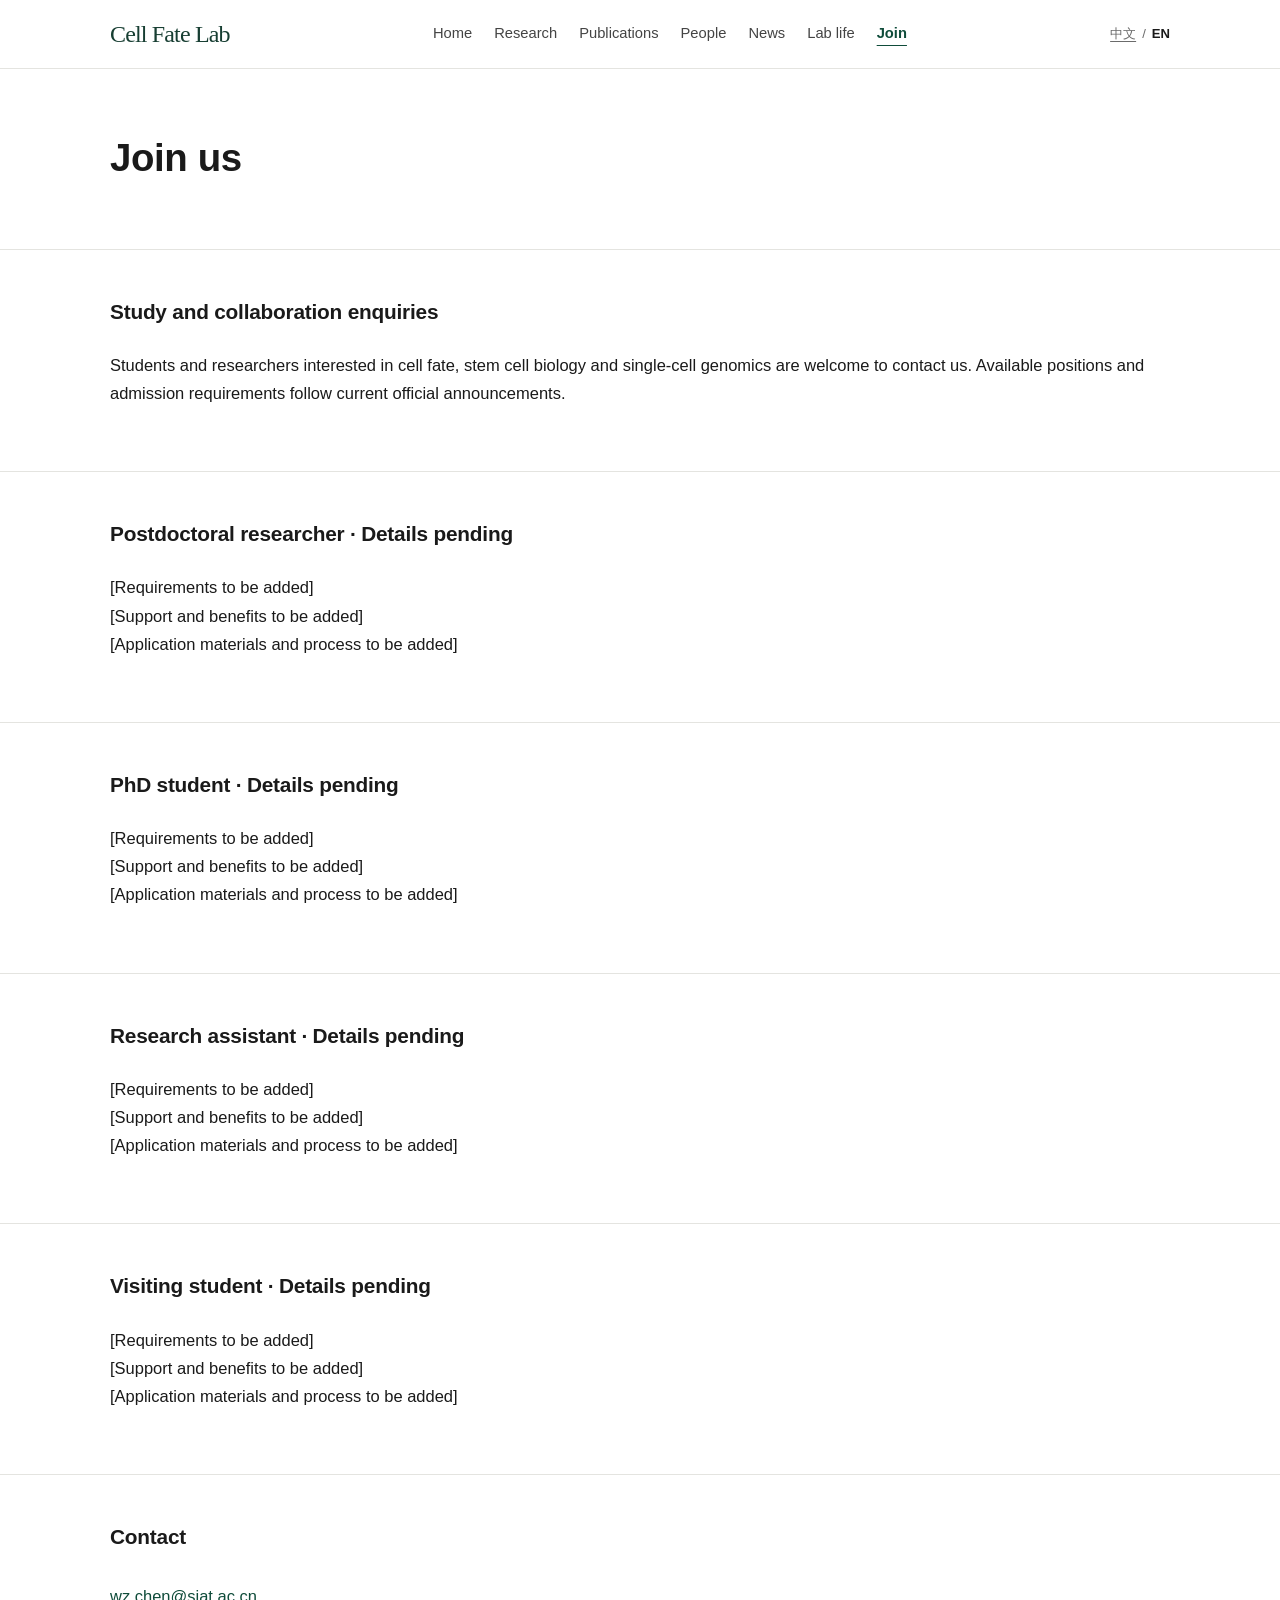
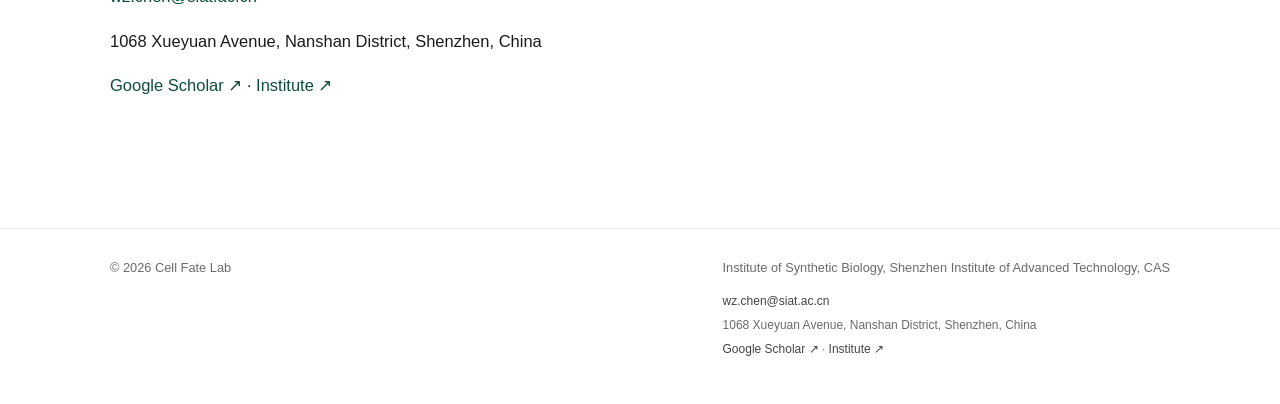
<file: join.html>
<!doctype html><html lang="en" data-lang="en"><head><meta charset="utf-8"><meta name="viewport" content="width=device-width,initial-scale=1"><title>加入我们 · 细胞命运实验室</title><meta name="description" content="我们结合单细胞测量与基因调控研究，探索细胞命运如何被决定，以及如何被改变。"><link rel="stylesheet" href="assets/css/site.css?v=20261023-pi-role"></head><body><a class="skip-link" href="#main">跳到正文 / Skip to content</a><div class="nav-hotzone"><span class="nav-handle"></span></div><header class="site-header"><div class="wrap header-inner"><a class="brand" href="index.html"><span data-lang-block="zh">细胞命运实验室</span><span data-lang-block="en">Cell Fate Lab</span></a><nav class="nav" aria-label="主导航"><a href="index.html"><span data-lang-block="zh">首页</span><span data-lang-block="en">Home</span></a><a href="research.html"><span data-lang-block="zh">研究</span><span data-lang-block="en">Research</span></a><a href="publications.html"><span data-lang-block="zh">论文</span><span data-lang-block="en">Publications</span></a><a href="people.html"><span data-lang-block="zh">团队</span><span data-lang-block="en">People</span></a><a href="news.html"><span data-lang-block="zh">动态</span><span data-lang-block="en">News</span></a><a href="activities.html"><span data-lang-block="zh">活动</span><span data-lang-block="en">Lab life</span></a><a href="join.html" aria-current="page"><span data-lang-block="zh">加入我们</span><span data-lang-block="en">Join</span></a></nav><div class="lang" role="group" aria-label="语言 / Language"><button type="button" data-set-lang="zh">中文</button><span>/</span><button type="button" data-set-lang="en">EN</button></div></div></header><main id="main"><section class="hero"><div class="wrap"><h1><span data-lang-block="zh">加入我们</span><span data-lang-block="en">Join us</span></h1><p class="lede"></p></div></section><section class="block"><div class="wrap"><div class="section-head"><h2><span data-lang-block="zh">招生与合作咨询</span><span data-lang-block="en">Study and collaboration enquiries</span></h2></div><p class="content-copy"><span data-lang-block="zh">欢迎对细胞命运决定、干细胞生物学和单细胞组学感兴趣的同学与研究人员通过邮箱联系。具体招生名额与岗位信息请以当期正式通知为准。</span><span data-lang-block="en">Students and researchers interested in cell fate, stem cell biology and single-cell genomics are welcome to contact us. Available positions and admission requirements follow current official announcements.</span></p></div></section><section class="block"><div class="wrap"><div class="section-head"><h2><span data-lang-block="zh">博士后 · 信息待补充</span><span data-lang-block="en">Postdoctoral researcher · Details pending</span></h2></div><p class="content-copy"><span data-lang-block="zh">［岗位要求待填写］
［支持与待遇待填写］
［申请材料与方式待填写］</span><span data-lang-block="en">[Requirements to be added]
[Support and benefits to be added]
[Application materials and process to be added]</span></p></div></section><section class="block"><div class="wrap"><div class="section-head"><h2><span data-lang-block="zh">博士生 · 信息待补充</span><span data-lang-block="en">PhD student · Details pending</span></h2></div><p class="content-copy"><span data-lang-block="zh">［岗位要求待填写］
［支持与待遇待填写］
［申请材料与方式待填写］</span><span data-lang-block="en">[Requirements to be added]
[Support and benefits to be added]
[Application materials and process to be added]</span></p></div></section><section class="block"><div class="wrap"><div class="section-head"><h2><span data-lang-block="zh">研究助理 · 信息待补充</span><span data-lang-block="en">Research assistant · Details pending</span></h2></div><p class="content-copy"><span data-lang-block="zh">［岗位要求待填写］
［支持与待遇待填写］
［申请材料与方式待填写］</span><span data-lang-block="en">[Requirements to be added]
[Support and benefits to be added]
[Application materials and process to be added]</span></p></div></section><section class="block"><div class="wrap"><div class="section-head"><h2><span data-lang-block="zh">访问学生 · 信息待补充</span><span data-lang-block="en">Visiting student · Details pending</span></h2></div><p class="content-copy"><span data-lang-block="zh">［岗位要求待填写］
［支持与待遇待填写］
［申请材料与方式待填写］</span><span data-lang-block="en">[Requirements to be added]
[Support and benefits to be added]
[Application materials and process to be added]</span></p></div></section><section class="block"><div class="wrap"><div class="section-head"><h2><span data-lang-block="zh">联系方式</span><span data-lang-block="en">Contact</span></h2></div><div class="contact-block"><p><a href="mailto:wz.chen@siat.ac.cn" target="_blank" rel="noopener">wz.chen@siat.ac.cn</a></p><p><span data-lang-block="zh">深圳市南山区西丽街道大学城学苑大道1068号</span><span data-lang-block="en">1068 Xueyuan Avenue, Nanshan District, Shenzhen, China</span></p><p><a href="https://scholar.google.com/citations?hl=zh-CN&amp;user=iM7Db-wAAAAJ" target="_blank" rel="noopener">Google Scholar ↗</a> · <a href="https://isynbio.siat.ac.cn/" target="_blank" rel="noopener"><span data-lang-block="zh">研究所主页 ↗</span><span data-lang-block="en">Institute ↗</span></a></p></div></div></section></main><footer class="site-footer"><div class="wrap footer-inner"><span>© <span data-year>2026</span> Cell Fate Lab</span><div><span data-lang-block="zh">中国科学院深圳先进技术研究院 · 合成生物学研究所</span><span data-lang-block="en">Institute of Synthetic Biology, Shenzhen Institute of Advanced Technology, CAS</span><div class="contact-block"><p><a href="mailto:wz.chen@siat.ac.cn" target="_blank" rel="noopener">wz.chen@siat.ac.cn</a></p><p><span data-lang-block="zh">深圳市南山区西丽街道大学城学苑大道1068号</span><span data-lang-block="en">1068 Xueyuan Avenue, Nanshan District, Shenzhen, China</span></p><p><a href="https://scholar.google.com/citations?hl=zh-CN&amp;user=iM7Db-wAAAAJ" target="_blank" rel="noopener">Google Scholar ↗</a> · <a href="https://isynbio.siat.ac.cn/" target="_blank" rel="noopener"><span data-lang-block="zh">研究所主页 ↗</span><span data-lang-block="en">Institute ↗</span></a></p></div></div></div></footer><script src="assets/js/site.js?v=20261023-en-default"></script></body></html>
</file>
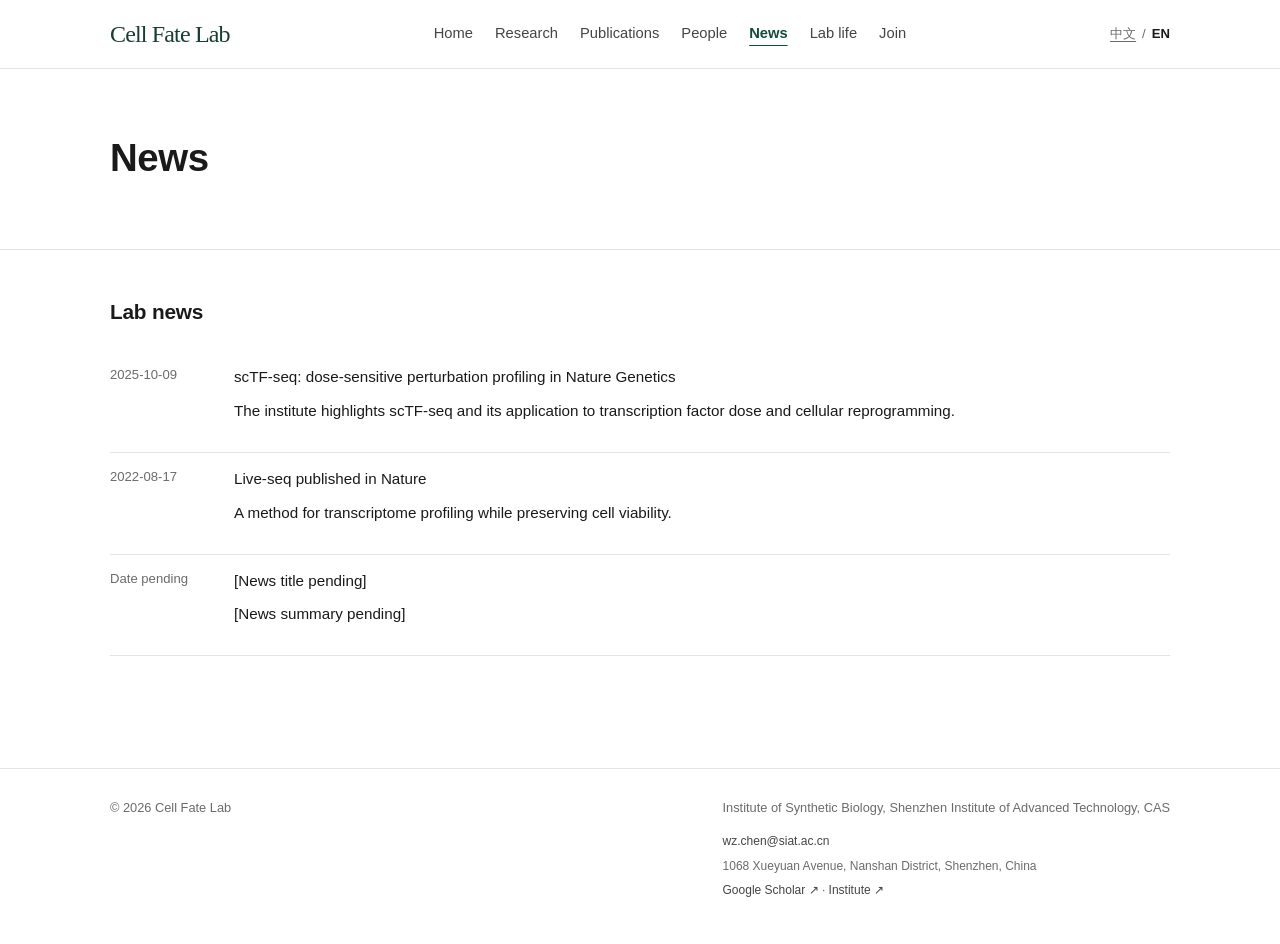
<file: news.html>
<!doctype html><html lang="en" data-lang="en"><head><meta charset="utf-8"><meta name="viewport" content="width=device-width,initial-scale=1"><title>动态 · 细胞命运实验室</title><meta name="description" content="我们结合单细胞测量与基因调控研究，探索细胞命运如何被决定，以及如何被改变。"><link rel="stylesheet" href="assets/css/site.css?v=20261023-pi-role"></head><body><a class="skip-link" href="#main">跳到正文 / Skip to content</a><div class="nav-hotzone"><span class="nav-handle"></span></div><header class="site-header"><div class="wrap header-inner"><a class="brand" href="index.html"><span data-lang-block="zh">细胞命运实验室</span><span data-lang-block="en">Cell Fate Lab</span></a><nav class="nav" aria-label="主导航"><a href="index.html"><span data-lang-block="zh">首页</span><span data-lang-block="en">Home</span></a><a href="research.html"><span data-lang-block="zh">研究</span><span data-lang-block="en">Research</span></a><a href="publications.html"><span data-lang-block="zh">论文</span><span data-lang-block="en">Publications</span></a><a href="people.html"><span data-lang-block="zh">团队</span><span data-lang-block="en">People</span></a><a href="news.html" aria-current="page"><span data-lang-block="zh">动态</span><span data-lang-block="en">News</span></a><a href="activities.html"><span data-lang-block="zh">活动</span><span data-lang-block="en">Lab life</span></a><a href="join.html"><span data-lang-block="zh">加入我们</span><span data-lang-block="en">Join</span></a></nav><div class="lang" role="group" aria-label="语言 / Language"><button type="button" data-set-lang="zh">中文</button><span>/</span><button type="button" data-set-lang="en">EN</button></div></div></header><main id="main"><section class="hero"><div class="wrap"><h1><span data-lang-block="zh">动态</span><span data-lang-block="en">News</span></h1><p class="lede"></p></div></section><section class="block"><div class="wrap"><div class="section-head"><h2><span data-lang-block="zh">实验室动态</span><span data-lang-block="en">Lab news</span></h2></div><ul class="news-list"><li><time>2025-10-09</time><div><a href="https://isynbio.siat.ac.cn/siat/2025-10/09/article_2025100909374444639.html" target="_blank" rel="noopener"><span data-lang-block="zh">Nature Genetics：剂量敏感的基因扰动组学技术 scTF-seq</span><span data-lang-block="en">scTF-seq: dose-sensitive perturbation profiling in Nature Genetics</span></a><p><span data-lang-block="zh">研究所报道了 scTF-seq 及其在转录因子剂量与细胞重编程研究中的应用。</span><span data-lang-block="en">The institute highlights scTF-seq and its application to transcription factor dose and cellular reprogramming.</span></p></div></li><li><time>2022-08-17</time><div><a href="https://www.nature.com/articles/s41586-022-05046-9" target="_blank" rel="noopener"><span data-lang-block="zh">Live-seq：活细胞转录组时序记录</span><span data-lang-block="en">Live-seq published in Nature</span></a><p><span data-lang-block="zh">论文提出在保留细胞活性的条件下读取转录组的方法。</span><span data-lang-block="en">A method for transcriptome profiling while preserving cell viability.</span></p></div></li><li><time><span data-lang-block="zh">日期待填</span><span data-lang-block="en">Date pending</span></time><div><span data-lang-block="zh">［新闻标题待填写］</span><span data-lang-block="en">[News title pending]</span><p><span data-lang-block="zh">［新闻简介待填写］</span><span data-lang-block="en">[News summary pending]</span></p></div></li></ul></div></section></main><footer class="site-footer"><div class="wrap footer-inner"><span>© <span data-year>2026</span> Cell Fate Lab</span><div><span data-lang-block="zh">中国科学院深圳先进技术研究院 · 合成生物学研究所</span><span data-lang-block="en">Institute of Synthetic Biology, Shenzhen Institute of Advanced Technology, CAS</span><div class="contact-block"><p><a href="mailto:wz.chen@siat.ac.cn" target="_blank" rel="noopener">wz.chen@siat.ac.cn</a></p><p><span data-lang-block="zh">深圳市南山区西丽街道大学城学苑大道1068号</span><span data-lang-block="en">1068 Xueyuan Avenue, Nanshan District, Shenzhen, China</span></p><p><a href="https://scholar.google.com/citations?hl=zh-CN&amp;user=iM7Db-wAAAAJ" target="_blank" rel="noopener">Google Scholar ↗</a> · <a href="https://isynbio.siat.ac.cn/" target="_blank" rel="noopener"><span data-lang-block="zh">研究所主页 ↗</span><span data-lang-block="en">Institute ↗</span></a></p></div></div></div></footer><script src="assets/js/site.js?v=20261023-en-default"></script></body></html>
</file>
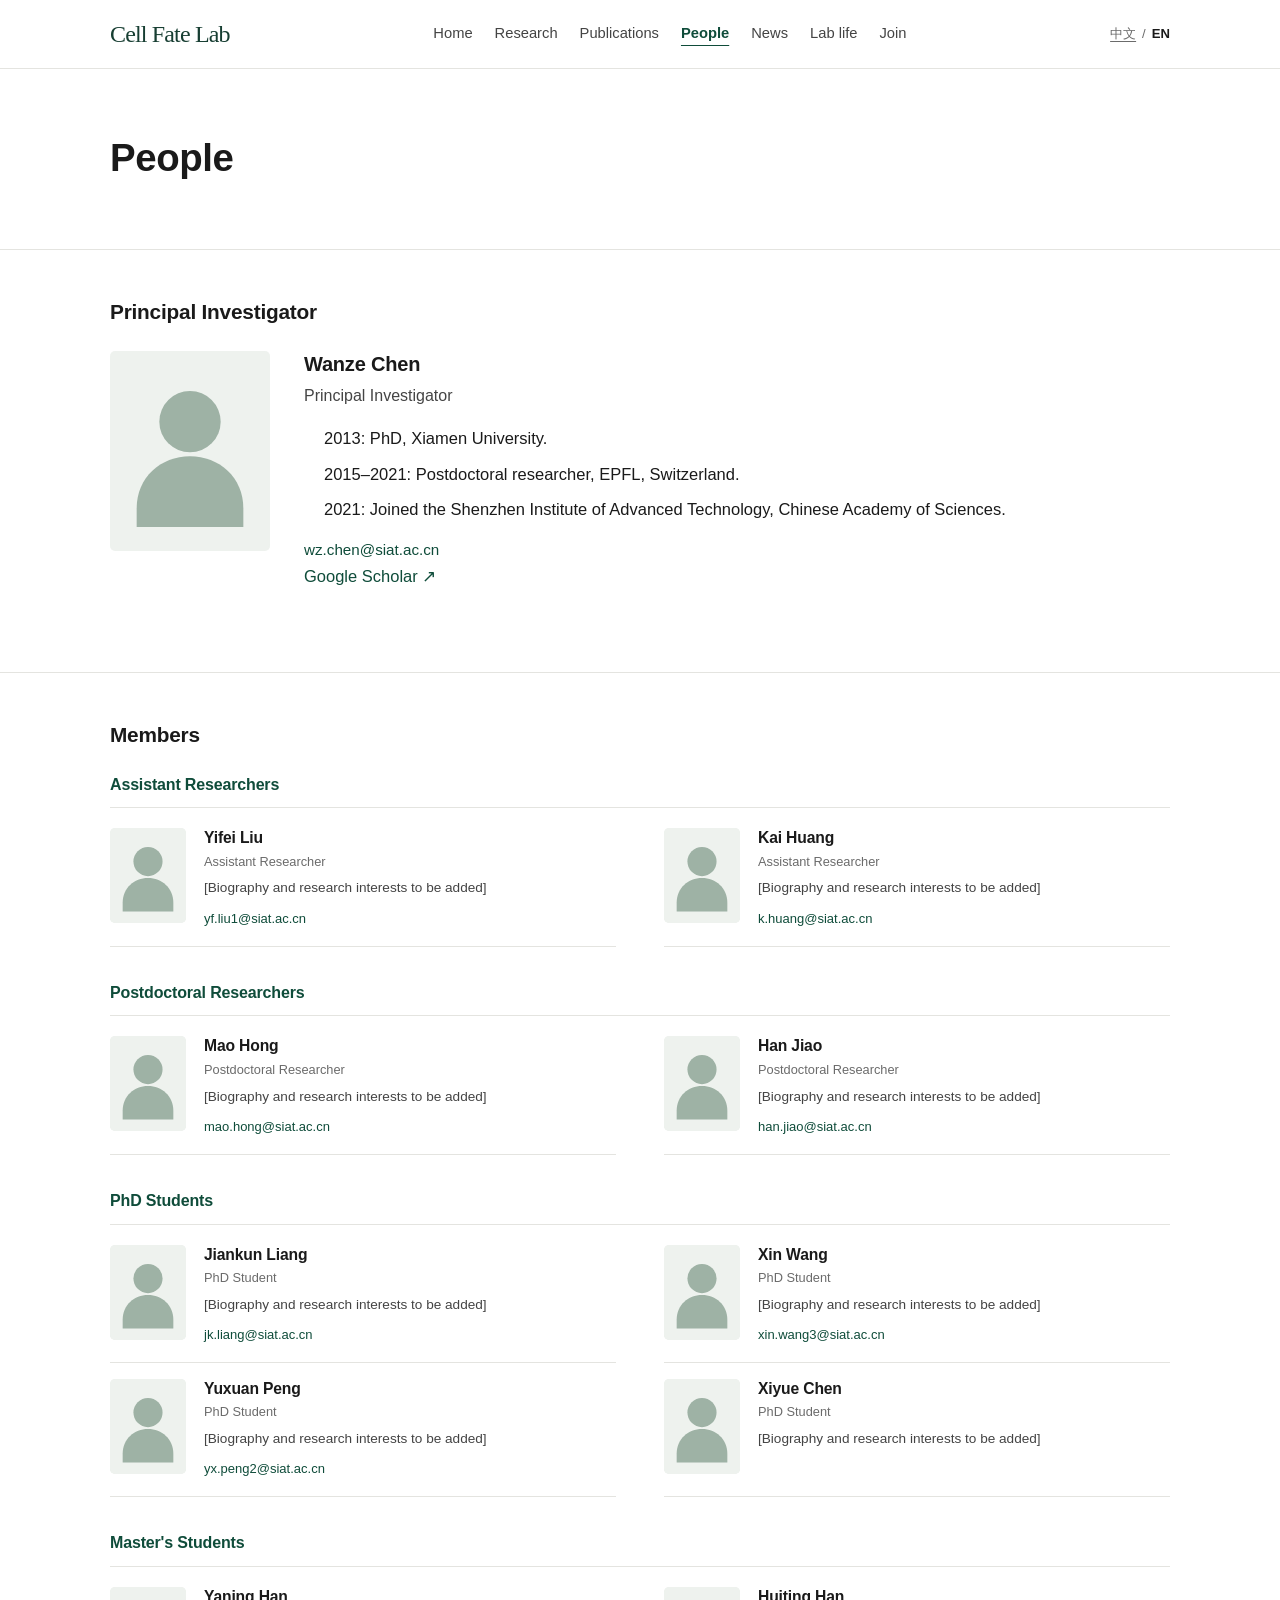
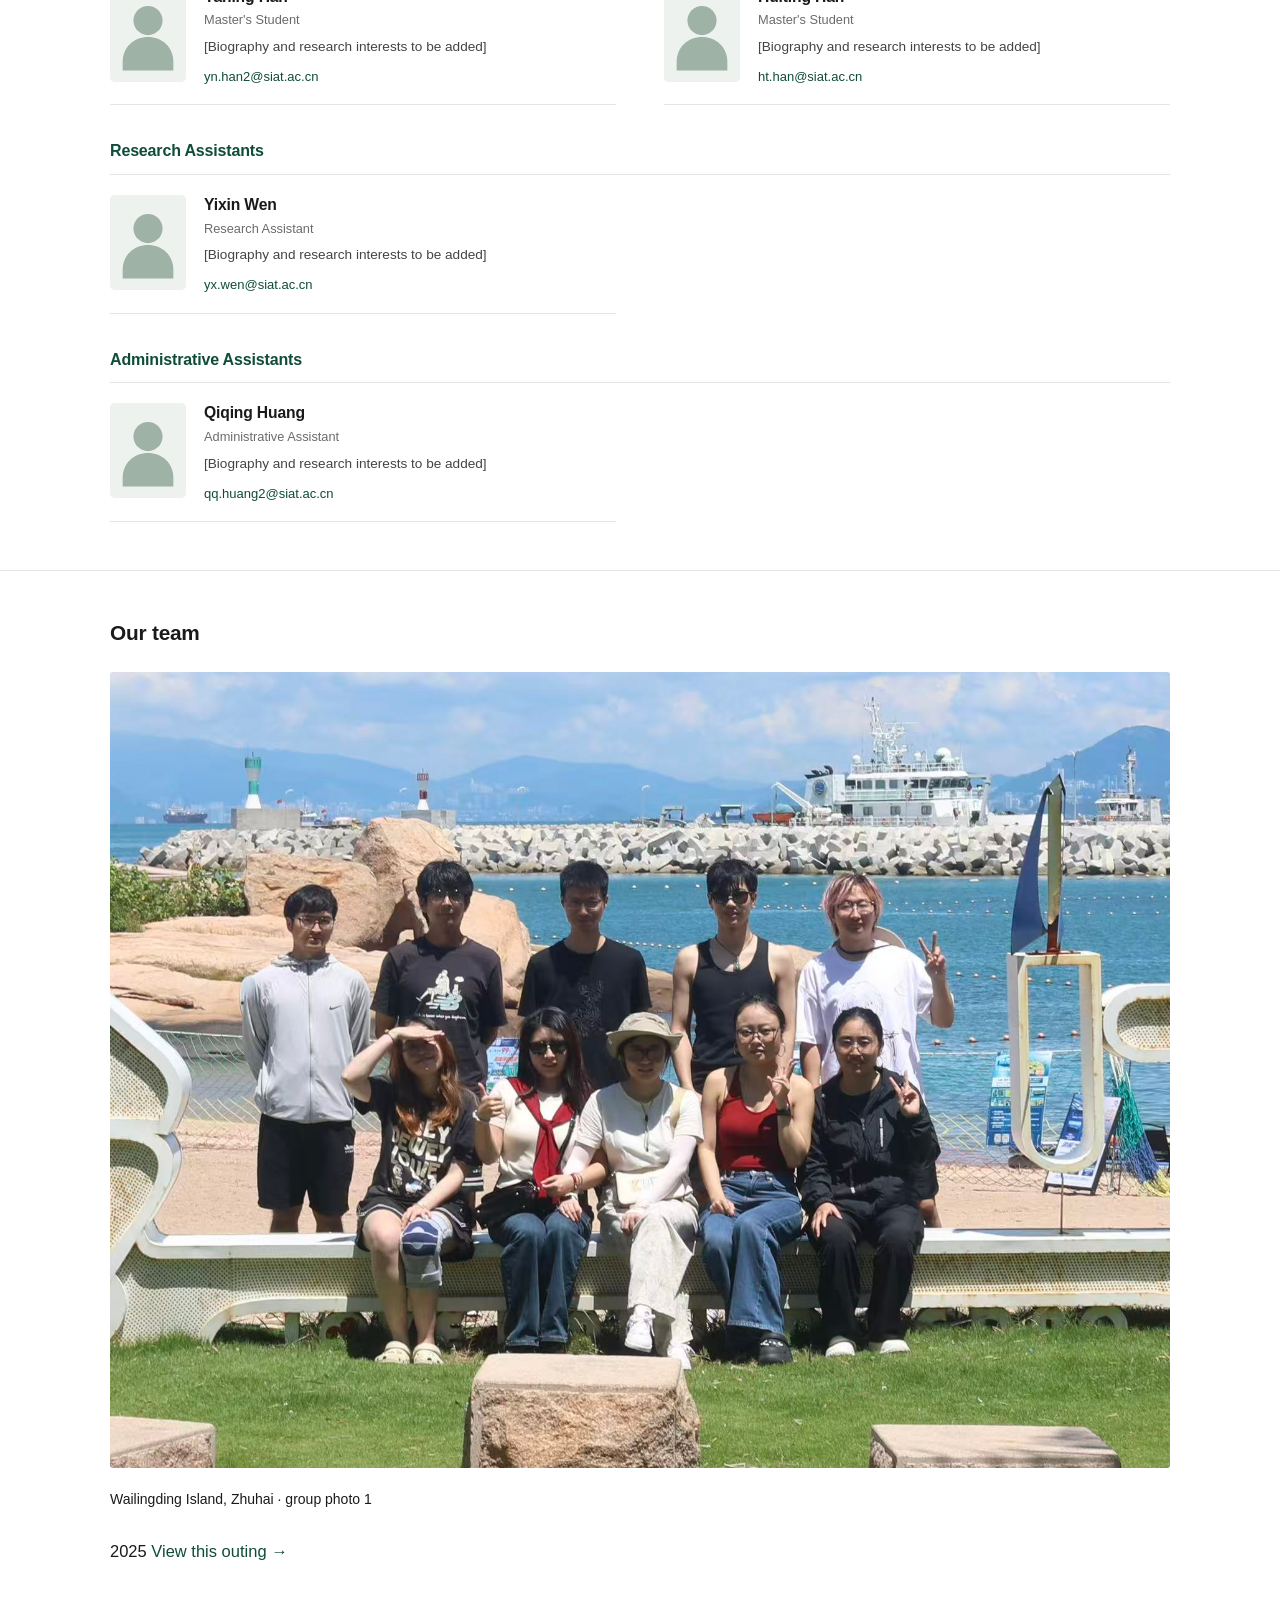
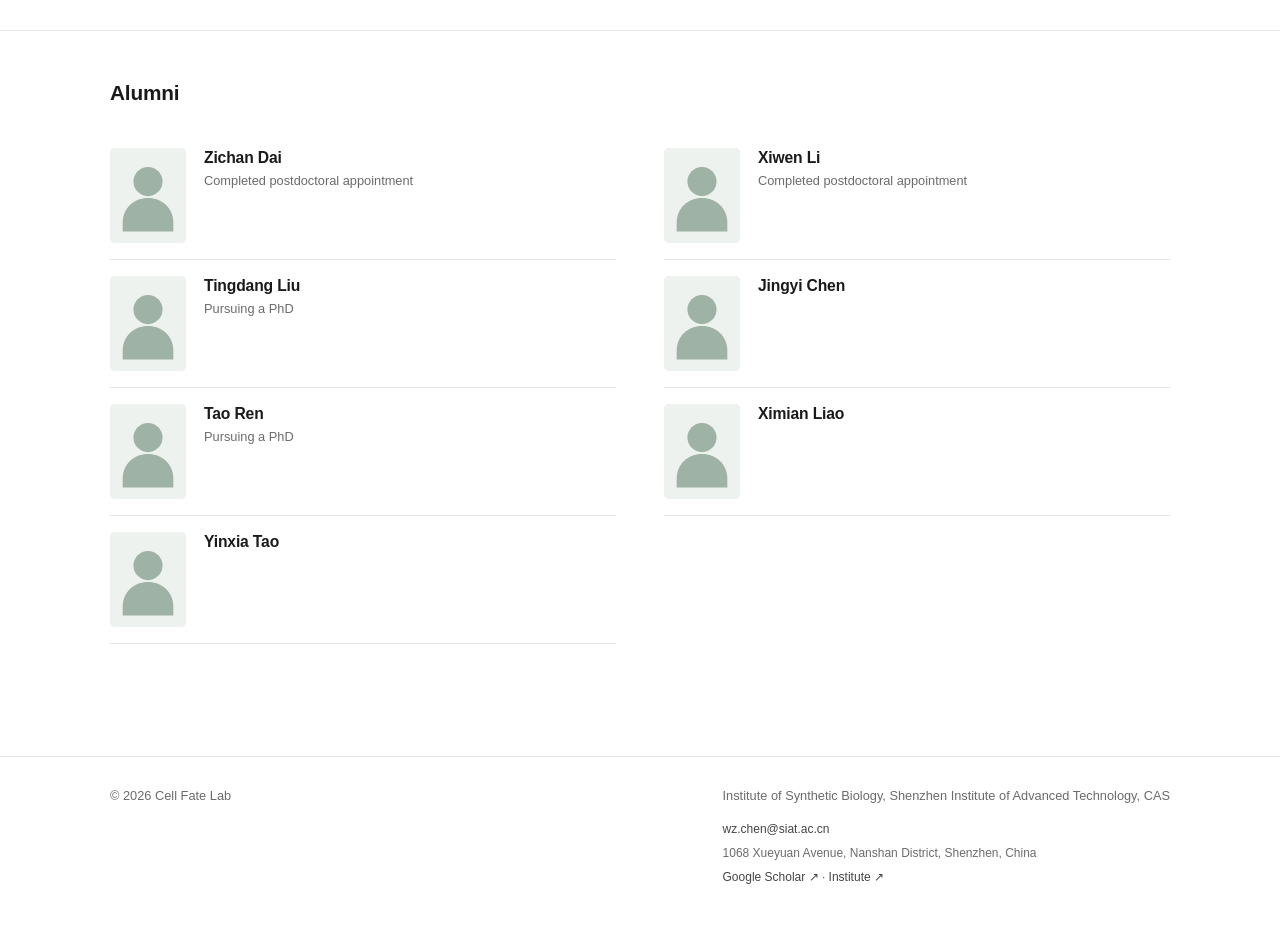
<file: people.html>
<!doctype html><html lang="en" data-lang="en"><head><meta charset="utf-8"><meta name="viewport" content="width=device-width,initial-scale=1"><title>团队 · 细胞命运实验室</title><meta name="description" content="我们结合单细胞测量与基因调控研究，探索细胞命运如何被决定，以及如何被改变。"><link rel="stylesheet" href="assets/css/site.css?v=20261023-pi-role"></head><body><a class="skip-link" href="#main">跳到正文 / Skip to content</a><div class="nav-hotzone"><span class="nav-handle"></span></div><header class="site-header"><div class="wrap header-inner"><a class="brand" href="index.html"><span data-lang-block="zh">细胞命运实验室</span><span data-lang-block="en">Cell Fate Lab</span></a><nav class="nav" aria-label="主导航"><a href="index.html"><span data-lang-block="zh">首页</span><span data-lang-block="en">Home</span></a><a href="research.html"><span data-lang-block="zh">研究</span><span data-lang-block="en">Research</span></a><a href="publications.html"><span data-lang-block="zh">论文</span><span data-lang-block="en">Publications</span></a><a href="people.html" aria-current="page"><span data-lang-block="zh">团队</span><span data-lang-block="en">People</span></a><a href="news.html"><span data-lang-block="zh">动态</span><span data-lang-block="en">News</span></a><a href="activities.html"><span data-lang-block="zh">活动</span><span data-lang-block="en">Lab life</span></a><a href="join.html"><span data-lang-block="zh">加入我们</span><span data-lang-block="en">Join</span></a></nav><div class="lang" role="group" aria-label="语言 / Language"><button type="button" data-set-lang="zh">中文</button><span>/</span><button type="button" data-set-lang="en">EN</button></div></div></header><main id="main"><section class="hero"><div class="wrap"><h1><span data-lang-block="zh">团队</span><span data-lang-block="en">People</span></h1><p class="lede"></p></div></section><section class="block"><div class="wrap"><div class="section-head"><h2><span data-lang-block="zh">课题组负责人</span><span data-lang-block="en">Principal Investigator</span></h2></div><article class="pi"><div class="portrait default-avatar" aria-hidden="true"><svg viewBox="0 0 120 150" focusable="false"><rect width="120" height="150" rx="6" fill="#eef2ee"/><circle cx="60" cy="53" r="23" fill="#9eb2a5"/><path d="M20 132v-14c0-23 18-39 40-39s40 16 40 39v14" fill="#9eb2a5"/></svg></div><div class="member-copy"><h2><span data-lang-block="zh">陈万泽</span><span data-lang-block="en">Wanze Chen</span></h2><p class="role"><span data-lang-block="zh">PI</span><span data-lang-block="en">Principal Investigator</span></p><ul class="pi-bio content-copy" data-lang-block="zh"><li>2013 年：于厦门大学获得博士学位。</li><li>2015—2021 年：在瑞士洛桑联邦理工学院从事博士后研究。</li><li>2021 年：加入中国科学院深圳先进技术研究院。</li></ul><ul class="pi-bio content-copy" data-lang-block="en"><li>2013: PhD, Xiamen University.</li><li>2015–2021: Postdoctoral researcher, EPFL, Switzerland.</li><li>2021: Joined the Shenzhen Institute of Advanced Technology, Chinese Academy of Sciences.</li></ul><p class="member-email"><a href="mailto:wz.chen@siat.ac.cn" target="_blank" rel="noopener">wz.chen@siat.ac.cn</a></p><a href="https://scholar.google.com/citations?hl=zh-CN&amp;user=iM7Db-wAAAAJ" target="_blank" rel="noopener"><span data-lang-block="zh">谷歌学术 ↗</span><span data-lang-block="en">Google Scholar ↗</span></a></div></article></div></section><section class="block"><div class="wrap"><div class="section-head"><h2><span data-lang-block="zh">成员</span><span data-lang-block="en">Members</span></h2></div><section class="team-group" id="assistant-researchers"><h3 class="team-group-title"><span data-lang-block="zh">助理研究员</span><span data-lang-block="en">Assistant Researchers</span></h3><div class="member-list"><article class="member"><div class="portrait default-avatar" aria-hidden="true"><svg viewBox="0 0 120 150" focusable="false"><rect width="120" height="150" rx="6" fill="#eef2ee"/><circle cx="60" cy="53" r="23" fill="#9eb2a5"/><path d="M20 132v-14c0-23 18-39 40-39s40 16 40 39v14" fill="#9eb2a5"/></svg></div><div class="member-copy"><h3><span data-lang-block="zh">刘艺菲</span><span data-lang-block="en">Yifei Liu</span></h3><p class="role"><span data-lang-block="zh">助理研究员</span><span data-lang-block="en">Assistant Researcher</span></p><p class="bio content-copy"><span data-lang-block="zh">［个人简介与研究方向待填写］</span><span data-lang-block="en">[Biography and research interests to be added]</span></p><p class="member-email"><a href="mailto:yf.liu1@siat.ac.cn" target="_blank" rel="noopener">yf.liu1@siat.ac.cn</a></p></div></article><article class="member"><div class="portrait default-avatar" aria-hidden="true"><svg viewBox="0 0 120 150" focusable="false"><rect width="120" height="150" rx="6" fill="#eef2ee"/><circle cx="60" cy="53" r="23" fill="#9eb2a5"/><path d="M20 132v-14c0-23 18-39 40-39s40 16 40 39v14" fill="#9eb2a5"/></svg></div><div class="member-copy"><h3><span data-lang-block="zh">黄凯</span><span data-lang-block="en">Kai Huang</span></h3><p class="role"><span data-lang-block="zh">助理研究员</span><span data-lang-block="en">Assistant Researcher</span></p><p class="bio content-copy"><span data-lang-block="zh">［个人简介与研究方向待填写］</span><span data-lang-block="en">[Biography and research interests to be added]</span></p><p class="member-email"><a href="mailto:k.huang@siat.ac.cn" target="_blank" rel="noopener">k.huang@siat.ac.cn</a></p></div></article></div></section><section class="team-group" id="postdocs"><h3 class="team-group-title"><span data-lang-block="zh">博士后</span><span data-lang-block="en">Postdoctoral Researchers</span></h3><div class="member-list"><article class="member"><div class="portrait default-avatar" aria-hidden="true"><svg viewBox="0 0 120 150" focusable="false"><rect width="120" height="150" rx="6" fill="#eef2ee"/><circle cx="60" cy="53" r="23" fill="#9eb2a5"/><path d="M20 132v-14c0-23 18-39 40-39s40 16 40 39v14" fill="#9eb2a5"/></svg></div><div class="member-copy"><h3><span data-lang-block="zh">洪茅</span><span data-lang-block="en">Mao Hong</span></h3><p class="role"><span data-lang-block="zh">博士后</span><span data-lang-block="en">Postdoctoral Researcher</span></p><p class="bio content-copy"><span data-lang-block="zh">［个人简介与研究方向待填写］</span><span data-lang-block="en">[Biography and research interests to be added]</span></p><p class="member-email"><a href="mailto:mao.hong@siat.ac.cn" target="_blank" rel="noopener">mao.hong@siat.ac.cn</a></p></div></article><article class="member"><div class="portrait default-avatar" aria-hidden="true"><svg viewBox="0 0 120 150" focusable="false"><rect width="120" height="150" rx="6" fill="#eef2ee"/><circle cx="60" cy="53" r="23" fill="#9eb2a5"/><path d="M20 132v-14c0-23 18-39 40-39s40 16 40 39v14" fill="#9eb2a5"/></svg></div><div class="member-copy"><h3><span data-lang-block="zh">焦晗</span><span data-lang-block="en">Han Jiao</span></h3><p class="role"><span data-lang-block="zh">博士后</span><span data-lang-block="en">Postdoctoral Researcher</span></p><p class="bio content-copy"><span data-lang-block="zh">［个人简介与研究方向待填写］</span><span data-lang-block="en">[Biography and research interests to be added]</span></p><p class="member-email"><a href="mailto:han.jiao@siat.ac.cn" target="_blank" rel="noopener">han.jiao@siat.ac.cn</a></p></div></article></div></section><section class="team-group" id="phd-students"><h3 class="team-group-title"><span data-lang-block="zh">博士生</span><span data-lang-block="en">PhD Students</span></h3><div class="member-list"><article class="member"><div class="portrait default-avatar" aria-hidden="true"><svg viewBox="0 0 120 150" focusable="false"><rect width="120" height="150" rx="6" fill="#eef2ee"/><circle cx="60" cy="53" r="23" fill="#9eb2a5"/><path d="M20 132v-14c0-23 18-39 40-39s40 16 40 39v14" fill="#9eb2a5"/></svg></div><div class="member-copy"><h3><span data-lang-block="zh">梁建坤</span><span data-lang-block="en">Jiankun Liang</span></h3><p class="role"><span data-lang-block="zh">在读博士生</span><span data-lang-block="en">PhD Student</span></p><p class="bio content-copy"><span data-lang-block="zh">［个人简介与研究方向待填写］</span><span data-lang-block="en">[Biography and research interests to be added]</span></p><p class="member-email"><a href="mailto:jk.liang@siat.ac.cn" target="_blank" rel="noopener">jk.liang@siat.ac.cn</a></p></div></article><article class="member"><div class="portrait default-avatar" aria-hidden="true"><svg viewBox="0 0 120 150" focusable="false"><rect width="120" height="150" rx="6" fill="#eef2ee"/><circle cx="60" cy="53" r="23" fill="#9eb2a5"/><path d="M20 132v-14c0-23 18-39 40-39s40 16 40 39v14" fill="#9eb2a5"/></svg></div><div class="member-copy"><h3><span data-lang-block="zh">王欣</span><span data-lang-block="en">Xin Wang</span></h3><p class="role"><span data-lang-block="zh">在读博士生</span><span data-lang-block="en">PhD Student</span></p><p class="bio content-copy"><span data-lang-block="zh">［个人简介与研究方向待填写］</span><span data-lang-block="en">[Biography and research interests to be added]</span></p><p class="member-email"><a href="mailto:xin.wang3@siat.ac.cn" target="_blank" rel="noopener">xin.wang3@siat.ac.cn</a></p></div></article><article class="member"><div class="portrait default-avatar" aria-hidden="true"><svg viewBox="0 0 120 150" focusable="false"><rect width="120" height="150" rx="6" fill="#eef2ee"/><circle cx="60" cy="53" r="23" fill="#9eb2a5"/><path d="M20 132v-14c0-23 18-39 40-39s40 16 40 39v14" fill="#9eb2a5"/></svg></div><div class="member-copy"><h3><span data-lang-block="zh">彭昱轩</span><span data-lang-block="en">Yuxuan Peng</span></h3><p class="role"><span data-lang-block="zh">在读博士生</span><span data-lang-block="en">PhD Student</span></p><p class="bio content-copy"><span data-lang-block="zh">［个人简介与研究方向待填写］</span><span data-lang-block="en">[Biography and research interests to be added]</span></p><p class="member-email"><a href="mailto:yx.peng2@siat.ac.cn" target="_blank" rel="noopener">yx.peng2@siat.ac.cn</a></p></div></article><article class="member"><div class="portrait default-avatar" aria-hidden="true"><svg viewBox="0 0 120 150" focusable="false"><rect width="120" height="150" rx="6" fill="#eef2ee"/><circle cx="60" cy="53" r="23" fill="#9eb2a5"/><path d="M20 132v-14c0-23 18-39 40-39s40 16 40 39v14" fill="#9eb2a5"/></svg></div><div class="member-copy"><h3><span data-lang-block="zh">陈禧悦</span><span data-lang-block="en">Xiyue Chen</span></h3><p class="role"><span data-lang-block="zh">在读博士生</span><span data-lang-block="en">PhD Student</span></p><p class="bio content-copy"><span data-lang-block="zh">［个人简介与研究方向待填写］</span><span data-lang-block="en">[Biography and research interests to be added]</span></p></div></article></div></section><section class="team-group" id="masters-students"><h3 class="team-group-title"><span data-lang-block="zh">硕士生</span><span data-lang-block="en">Master&#x27;s Students</span></h3><div class="member-list"><article class="member"><div class="portrait default-avatar" aria-hidden="true"><svg viewBox="0 0 120 150" focusable="false"><rect width="120" height="150" rx="6" fill="#eef2ee"/><circle cx="60" cy="53" r="23" fill="#9eb2a5"/><path d="M20 132v-14c0-23 18-39 40-39s40 16 40 39v14" fill="#9eb2a5"/></svg></div><div class="member-copy"><h3><span data-lang-block="zh">韩亚宁</span><span data-lang-block="en">Yaning Han</span></h3><p class="role"><span data-lang-block="zh">在读硕士生</span><span data-lang-block="en">Master&#x27;s Student</span></p><p class="bio content-copy"><span data-lang-block="zh">［个人简介与研究方向待填写］</span><span data-lang-block="en">[Biography and research interests to be added]</span></p><p class="member-email"><a href="mailto:yn.han2@siat.ac.cn" target="_blank" rel="noopener">yn.han2@siat.ac.cn</a></p></div></article><article class="member"><div class="portrait default-avatar" aria-hidden="true"><svg viewBox="0 0 120 150" focusable="false"><rect width="120" height="150" rx="6" fill="#eef2ee"/><circle cx="60" cy="53" r="23" fill="#9eb2a5"/><path d="M20 132v-14c0-23 18-39 40-39s40 16 40 39v14" fill="#9eb2a5"/></svg></div><div class="member-copy"><h3><span data-lang-block="zh">韩慧婷</span><span data-lang-block="en">Huiting Han</span></h3><p class="role"><span data-lang-block="zh">在读硕士生</span><span data-lang-block="en">Master&#x27;s Student</span></p><p class="bio content-copy"><span data-lang-block="zh">［个人简介与研究方向待填写］</span><span data-lang-block="en">[Biography and research interests to be added]</span></p><p class="member-email"><a href="mailto:ht.han@siat.ac.cn" target="_blank" rel="noopener">ht.han@siat.ac.cn</a></p></div></article></div></section><section class="team-group" id="research-support"><h3 class="team-group-title"><span data-lang-block="zh">科研助理</span><span data-lang-block="en">Research Assistants</span></h3><div class="member-list"><article class="member"><div class="portrait default-avatar" aria-hidden="true"><svg viewBox="0 0 120 150" focusable="false"><rect width="120" height="150" rx="6" fill="#eef2ee"/><circle cx="60" cy="53" r="23" fill="#9eb2a5"/><path d="M20 132v-14c0-23 18-39 40-39s40 16 40 39v14" fill="#9eb2a5"/></svg></div><div class="member-copy"><h3><span data-lang-block="zh">温易鑫</span><span data-lang-block="en">Yixin Wen</span></h3><p class="role"><span data-lang-block="zh">研究助理</span><span data-lang-block="en">Research Assistant</span></p><p class="bio content-copy"><span data-lang-block="zh">［个人简介与研究方向待填写］</span><span data-lang-block="en">[Biography and research interests to be added]</span></p><p class="member-email"><a href="mailto:yx.wen@siat.ac.cn" target="_blank" rel="noopener">yx.wen@siat.ac.cn</a></p></div></article></div></section><section class="team-group" id="administrative-assistants"><h3 class="team-group-title"><span data-lang-block="zh">行政助理</span><span data-lang-block="en">Administrative Assistants</span></h3><div class="member-list"><article class="member"><div class="portrait default-avatar" aria-hidden="true"><svg viewBox="0 0 120 150" focusable="false"><rect width="120" height="150" rx="6" fill="#eef2ee"/><circle cx="60" cy="53" r="23" fill="#9eb2a5"/><path d="M20 132v-14c0-23 18-39 40-39s40 16 40 39v14" fill="#9eb2a5"/></svg></div><div class="member-copy"><h3><span data-lang-block="zh">黄启清</span><span data-lang-block="en">Qiqing Huang</span></h3><p class="role"><span data-lang-block="zh">行政助理</span><span data-lang-block="en">Administrative Assistant</span></p><p class="bio content-copy"><span data-lang-block="zh">［个人简介与研究方向待填写］</span><span data-lang-block="en">[Biography and research interests to be added]</span></p><p class="member-email"><a href="mailto:qq.huang2@siat.ac.cn" target="_blank" rel="noopener">qq.huang2@siat.ac.cn</a></p></div></article></div></section></div></section><section class="block"><div class="wrap"><div class="section-head"><h2><span data-lang-block="zh">课题组合影</span><span data-lang-block="en">Our team</span></h2></div><figure class="album-photo"><div class="activity-photo"><img class="plain-photo" src="assets/img/activities/2025-wailingding/01.jpg" alt="珠海外伶仃岛合影" loading="lazy"></div><figcaption><span data-lang-block="zh">珠海外伶仃岛合影</span><span data-lang-block="en">Wailingding Island, Zhuhai · group photo 1</span><p><span data-lang-block="zh"></span><span data-lang-block="en"></span></p></figcaption></figure><p>2025 <a href="activity-outing-2025-wailingding.html"><span data-lang-block="zh">查看这次活动 →</span><span data-lang-block="en">View this outing →</span></a></p></div></section><section class="block"><div class="wrap"><div class="section-head"><h2><span data-lang-block="zh">校友</span><span data-lang-block="en">Alumni</span></h2></div><div class="member-list"><article class="member"><div class="portrait default-avatar" aria-hidden="true"><svg viewBox="0 0 120 150" focusable="false"><rect width="120" height="150" rx="6" fill="#eef2ee"/><circle cx="60" cy="53" r="23" fill="#9eb2a5"/><path d="M20 132v-14c0-23 18-39 40-39s40 16 40 39v14" fill="#9eb2a5"/></svg></div><div class="member-copy"><h3><span data-lang-block="zh">戴子产</span><span data-lang-block="en">Zichan Dai</span></h3><p class="role"><span data-lang-block="zh">博后出站</span><span data-lang-block="en">Completed postdoctoral appointment</span></p><p class="bio content-copy"><span data-lang-block="zh"></span><span data-lang-block="en"></span></p></div></article><article class="member"><div class="portrait default-avatar" aria-hidden="true"><svg viewBox="0 0 120 150" focusable="false"><rect width="120" height="150" rx="6" fill="#eef2ee"/><circle cx="60" cy="53" r="23" fill="#9eb2a5"/><path d="M20 132v-14c0-23 18-39 40-39s40 16 40 39v14" fill="#9eb2a5"/></svg></div><div class="member-copy"><h3><span data-lang-block="zh">李喜文</span><span data-lang-block="en">Xiwen Li</span></h3><p class="role"><span data-lang-block="zh">博后出站</span><span data-lang-block="en">Completed postdoctoral appointment</span></p><p class="bio content-copy"><span data-lang-block="zh"></span><span data-lang-block="en"></span></p></div></article><article class="member"><div class="portrait default-avatar" aria-hidden="true"><svg viewBox="0 0 120 150" focusable="false"><rect width="120" height="150" rx="6" fill="#eef2ee"/><circle cx="60" cy="53" r="23" fill="#9eb2a5"/><path d="M20 132v-14c0-23 18-39 40-39s40 16 40 39v14" fill="#9eb2a5"/></svg></div><div class="member-copy"><h3><span data-lang-block="zh">刘廷珰</span><span data-lang-block="en">Tingdang Liu</span></h3><p class="role"><span data-lang-block="zh">博士升学</span><span data-lang-block="en">Pursuing a PhD</span></p><p class="bio content-copy"><span data-lang-block="zh"></span><span data-lang-block="en"></span></p></div></article><article class="member"><div class="portrait default-avatar" aria-hidden="true"><svg viewBox="0 0 120 150" focusable="false"><rect width="120" height="150" rx="6" fill="#eef2ee"/><circle cx="60" cy="53" r="23" fill="#9eb2a5"/><path d="M20 132v-14c0-23 18-39 40-39s40 16 40 39v14" fill="#9eb2a5"/></svg></div><div class="member-copy"><h3><span data-lang-block="zh">陈靖怡</span><span data-lang-block="en">Jingyi Chen</span></h3><p class="role"><span data-lang-block="zh"></span><span data-lang-block="en"></span></p><p class="bio content-copy"><span data-lang-block="zh"></span><span data-lang-block="en"></span></p></div></article><article class="member"><div class="portrait default-avatar" aria-hidden="true"><svg viewBox="0 0 120 150" focusable="false"><rect width="120" height="150" rx="6" fill="#eef2ee"/><circle cx="60" cy="53" r="23" fill="#9eb2a5"/><path d="M20 132v-14c0-23 18-39 40-39s40 16 40 39v14" fill="#9eb2a5"/></svg></div><div class="member-copy"><h3><span data-lang-block="zh">任焘</span><span data-lang-block="en">Tao Ren</span></h3><p class="role"><span data-lang-block="zh">博士升学</span><span data-lang-block="en">Pursuing a PhD</span></p><p class="bio content-copy"><span data-lang-block="zh"></span><span data-lang-block="en"></span></p></div></article><article class="member"><div class="portrait default-avatar" aria-hidden="true"><svg viewBox="0 0 120 150" focusable="false"><rect width="120" height="150" rx="6" fill="#eef2ee"/><circle cx="60" cy="53" r="23" fill="#9eb2a5"/><path d="M20 132v-14c0-23 18-39 40-39s40 16 40 39v14" fill="#9eb2a5"/></svg></div><div class="member-copy"><h3><span data-lang-block="zh">廖西棉</span><span data-lang-block="en">Ximian Liao</span></h3><p class="role"><span data-lang-block="zh"></span><span data-lang-block="en"></span></p><p class="bio content-copy"><span data-lang-block="zh"></span><span data-lang-block="en"></span></p></div></article><article class="member"><div class="portrait default-avatar" aria-hidden="true"><svg viewBox="0 0 120 150" focusable="false"><rect width="120" height="150" rx="6" fill="#eef2ee"/><circle cx="60" cy="53" r="23" fill="#9eb2a5"/><path d="M20 132v-14c0-23 18-39 40-39s40 16 40 39v14" fill="#9eb2a5"/></svg></div><div class="member-copy"><h3><span data-lang-block="zh">陶银霞</span><span data-lang-block="en">Yinxia Tao</span></h3><p class="role"><span data-lang-block="zh"></span><span data-lang-block="en"></span></p><p class="bio content-copy"><span data-lang-block="zh"></span><span data-lang-block="en"></span></p></div></article></div></div></section></main><footer class="site-footer"><div class="wrap footer-inner"><span>© <span data-year>2026</span> Cell Fate Lab</span><div><span data-lang-block="zh">中国科学院深圳先进技术研究院 · 合成生物学研究所</span><span data-lang-block="en">Institute of Synthetic Biology, Shenzhen Institute of Advanced Technology, CAS</span><div class="contact-block"><p><a href="mailto:wz.chen@siat.ac.cn" target="_blank" rel="noopener">wz.chen@siat.ac.cn</a></p><p><span data-lang-block="zh">深圳市南山区西丽街道大学城学苑大道1068号</span><span data-lang-block="en">1068 Xueyuan Avenue, Nanshan District, Shenzhen, China</span></p><p><a href="https://scholar.google.com/citations?hl=zh-CN&amp;user=iM7Db-wAAAAJ" target="_blank" rel="noopener">Google Scholar ↗</a> · <a href="https://isynbio.siat.ac.cn/" target="_blank" rel="noopener"><span data-lang-block="zh">研究所主页 ↗</span><span data-lang-block="en">Institute ↗</span></a></p></div></div></div></footer><script src="assets/js/site.js?v=20261023-en-default"></script></body></html>
</file>
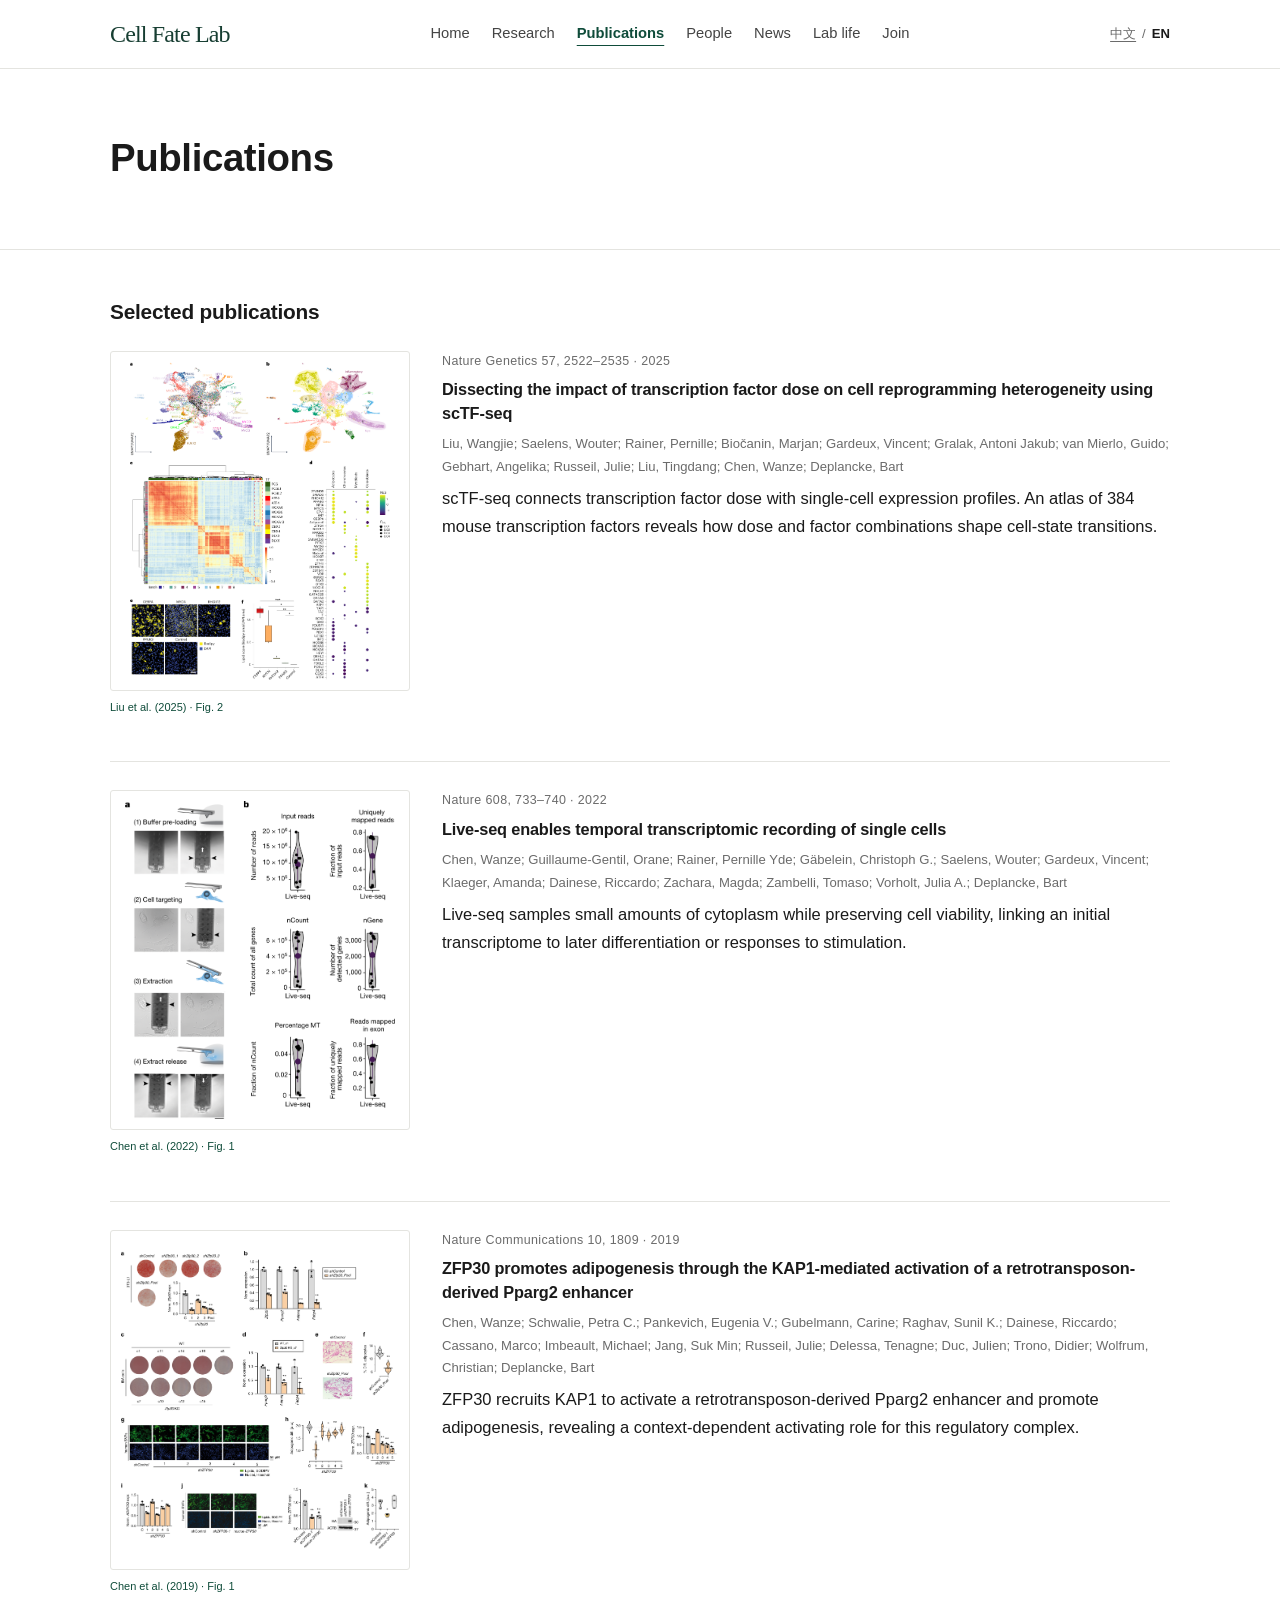
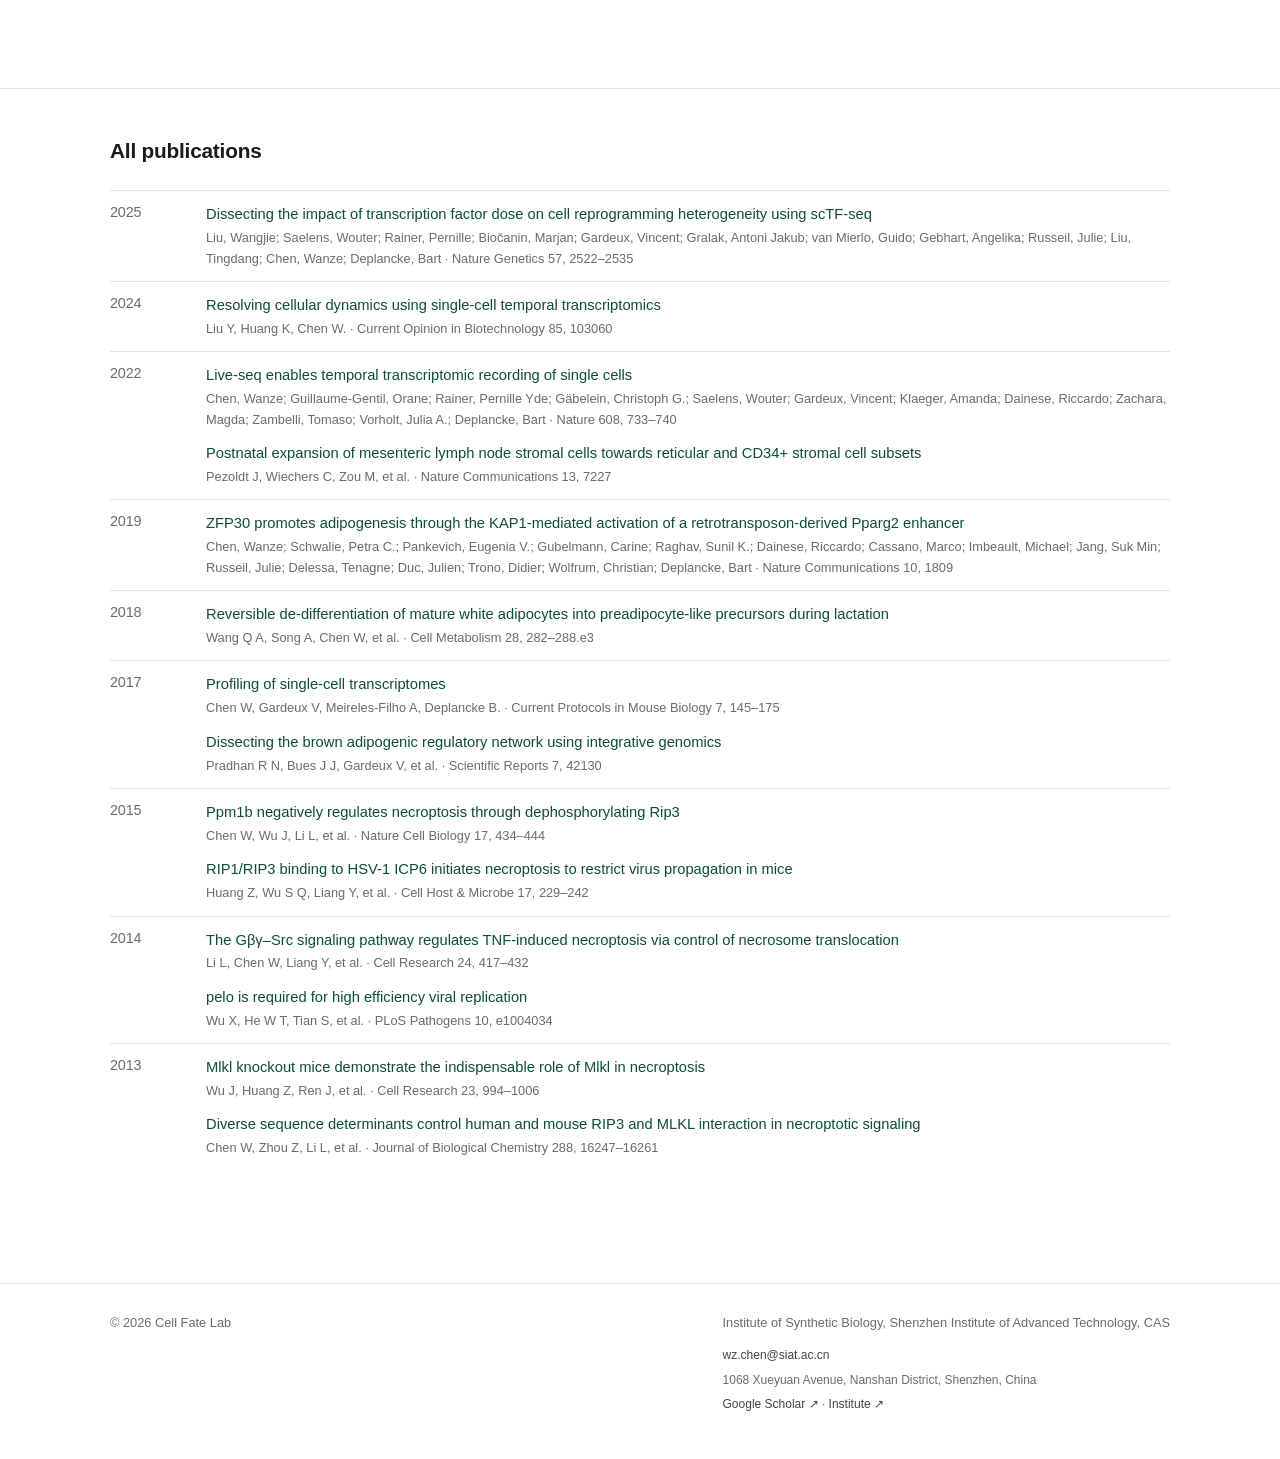
<file: publications.html>
<!doctype html><html lang="en" data-lang="en"><head><meta charset="utf-8"><meta name="viewport" content="width=device-width,initial-scale=1"><title>论文 · 细胞命运实验室</title><meta name="description" content="我们结合单细胞测量与基因调控研究，探索细胞命运如何被决定，以及如何被改变。"><link rel="stylesheet" href="assets/css/site.css?v=20261023-pi-role"></head><body><a class="skip-link" href="#main">跳到正文 / Skip to content</a><div class="nav-hotzone"><span class="nav-handle"></span></div><header class="site-header"><div class="wrap header-inner"><a class="brand" href="index.html"><span data-lang-block="zh">细胞命运实验室</span><span data-lang-block="en">Cell Fate Lab</span></a><nav class="nav" aria-label="主导航"><a href="index.html"><span data-lang-block="zh">首页</span><span data-lang-block="en">Home</span></a><a href="research.html"><span data-lang-block="zh">研究</span><span data-lang-block="en">Research</span></a><a href="publications.html" aria-current="page"><span data-lang-block="zh">论文</span><span data-lang-block="en">Publications</span></a><a href="people.html"><span data-lang-block="zh">团队</span><span data-lang-block="en">People</span></a><a href="news.html"><span data-lang-block="zh">动态</span><span data-lang-block="en">News</span></a><a href="activities.html"><span data-lang-block="zh">活动</span><span data-lang-block="en">Lab life</span></a><a href="join.html"><span data-lang-block="zh">加入我们</span><span data-lang-block="en">Join</span></a></nav><div class="lang" role="group" aria-label="语言 / Language"><button type="button" data-set-lang="zh">中文</button><span>/</span><button type="button" data-set-lang="en">EN</button></div></div></header><main id="main"><section class="hero"><div class="wrap"><h1><span data-lang-block="zh">论文成果</span><span data-lang-block="en">Publications</span></h1><p class="lede"></p></div></section><section class="block"><div class="wrap"><div class="section-head"><h2><span data-lang-block="zh">代表论文</span><span data-lang-block="en">Selected publications</span></h2></div><article class="paper"><figure class="paper-visual"><a href="https://www.nature.com/articles/s41588-025-02343-7/figures/2" target="_blank" rel="noopener"><img class="plain-photo" src="assets/img/papers/sctf.png" alt="Dissecting the impact of transcription factor dose on cell reprogramming heterogeneity using scTF-seq" loading="lazy"></a><figcaption><a href="https://www.nature.com/articles/s41588-025-02343-7/figures/2" target="_blank" rel="noopener">Liu et al. (2025) · Fig. 2</a></figcaption></figure><div><p class="meta">Nature Genetics 57, 2522–2535 · 2025</p><h3><a href="https://www.nature.com/articles/s41588-025-02343-7" target="_blank" rel="noopener"><span data-lang-block="zh">转录因子剂量如何塑造细胞重编程的异质性</span><span data-lang-block="en">Dissecting the impact of transcription factor dose on cell reprogramming heterogeneity using scTF-seq</span></a></h3><p class="authors">Liu, Wangjie; Saelens, Wouter; Rainer, Pernille; Biočanin, Marjan; Gardeux, Vincent; Gralak, Antoni Jakub; van Mierlo, Guido; Gebhart, Angelika; Russeil, Julie; Liu, Tingdang; Chen, Wanze; Deplancke, Bart</p><p class="summary content-copy"><span data-lang-block="zh">scTF-seq 将转录因子过表达剂量与单细胞转录组联系起来。研究构建了涵盖 384 个小鼠转录因子的功能图谱，揭示剂量与因子组合如何影响细胞状态转变。</span><span data-lang-block="en">scTF-seq connects transcription factor dose with single-cell expression profiles. An atlas of 384 mouse transcription factors reveals how dose and factor combinations shape cell-state transitions.</span></p></div></article><article class="paper"><figure class="paper-visual"><a href="https://www.nature.com/articles/s41586-022-05046-9/figures/1" target="_blank" rel="noopener"><img class="plain-photo" src="assets/img/papers/live.png" alt="Live-seq enables temporal transcriptomic recording of single cells" loading="lazy"></a><figcaption><a href="https://www.nature.com/articles/s41586-022-05046-9/figures/1" target="_blank" rel="noopener">Chen et al. (2022) · Fig. 1</a></figcaption></figure><div><p class="meta">Nature 608, 733–740 · 2022</p><h3><a href="https://www.nature.com/articles/s41586-022-05046-9" target="_blank" rel="noopener"><span data-lang-block="zh">记录同一细胞随时间变化的转录组</span><span data-lang-block="en">Live-seq enables temporal transcriptomic recording of single cells</span></a></h3><p class="authors">Chen, Wanze; Guillaume-Gentil, Orane; Rainer, Pernille Yde; Gäbelein, Christoph G.; Saelens, Wouter; Gardeux, Vincent; Klaeger, Amanda; Dainese, Riccardo; Zachara, Magda; Zambelli, Tomaso; Vorholt, Julia A.; Deplancke, Bart</p><p class="summary content-copy"><span data-lang-block="zh">Live-seq 通过微量细胞质取样，在保留细胞活性的同时读取转录组，从而将细胞初始状态与后续分化或刺激响应联系起来。</span><span data-lang-block="en">Live-seq samples small amounts of cytoplasm while preserving cell viability, linking an initial transcriptome to later differentiation or responses to stimulation.</span></p></div></article><article class="paper"><figure class="paper-visual"><a href="https://www.nature.com/articles/s41467-019-09803-9/figures/1" target="_blank" rel="noopener"><img class="plain-photo" src="assets/img/papers/zfp.png" alt="ZFP30 promotes adipogenesis through the KAP1-mediated activation of a retrotransposon-derived Pparg2 enhancer" loading="lazy"></a><figcaption><a href="https://www.nature.com/articles/s41467-019-09803-9/figures/1" target="_blank" rel="noopener">Chen et al. (2019) · Fig. 1</a></figcaption></figure><div><p class="meta">Nature Communications 10, 1809 · 2019</p><h3><a href="https://www.nature.com/articles/s41467-019-09803-9" target="_blank" rel="noopener"><span data-lang-block="zh">ZFP30 如何通过增强子调控脂肪分化</span><span data-lang-block="en">ZFP30 promotes adipogenesis through the KAP1-mediated activation of a retrotransposon-derived Pparg2 enhancer</span></a></h3><p class="authors">Chen, Wanze; Schwalie, Petra C.; Pankevich, Eugenia V.; Gubelmann, Carine; Raghav, Sunil K.; Dainese, Riccardo; Cassano, Marco; Imbeault, Michael; Jang, Suk Min; Russeil, Julie; Delessa, Tenagne; Duc, Julien; Trono, Didier; Wolfrum, Christian; Deplancke, Bart</p><p class="summary content-copy"><span data-lang-block="zh">研究发现 ZFP30 招募 KAP1，激活来源于逆转座子的 Pparg2 增强子并促进脂肪分化，揭示这一调控复合物在特定细胞背景下的转录激活作用。</span><span data-lang-block="en">ZFP30 recruits KAP1 to activate a retrotransposon-derived Pparg2 enhancer and promote adipogenesis, revealing a context-dependent activating role for this regulatory complex.</span></p></div></article></div></section><section class="block"><div class="wrap"><div class="section-head"><h2><span data-lang-block="zh">全部论文</span><span data-lang-block="en">All publications</span></h2></div><div class="pub-year"><h4>2025</h4><ul><li><p class="pub-t"><a href="https://www.nature.com/articles/s41588-025-02343-7" target="_blank" rel="noopener">Dissecting the impact of transcription factor dose on cell reprogramming heterogeneity using scTF-seq</a></p><p class="pub-m">Liu, Wangjie; Saelens, Wouter; Rainer, Pernille; Biočanin, Marjan; Gardeux, Vincent; Gralak, Antoni Jakub; van Mierlo, Guido; Gebhart, Angelika; Russeil, Julie; Liu, Tingdang; Chen, Wanze; Deplancke, Bart · Nature Genetics 57, 2522–2535</p></li></ul></div><div class="pub-year"><h4>2024</h4><ul><li><p class="pub-t"><a href="https://doi.org/10.1016/j.copbio.2023.103060" target="_blank" rel="noopener">Resolving cellular dynamics using single-cell temporal transcriptomics</a></p><p class="pub-m">Liu Y, Huang K, Chen W. · Current Opinion in Biotechnology 85, 103060</p></li></ul></div><div class="pub-year"><h4>2022</h4><ul><li><p class="pub-t"><a href="https://www.nature.com/articles/s41586-022-05046-9" target="_blank" rel="noopener">Live-seq enables temporal transcriptomic recording of single cells</a></p><p class="pub-m">Chen, Wanze; Guillaume-Gentil, Orane; Rainer, Pernille Yde; Gäbelein, Christoph G.; Saelens, Wouter; Gardeux, Vincent; Klaeger, Amanda; Dainese, Riccardo; Zachara, Magda; Zambelli, Tomaso; Vorholt, Julia A.; Deplancke, Bart · Nature 608, 733–740</p></li><li><p class="pub-t"><a href="https://doi.org/10.1038/s41467-022-34868-4" target="_blank" rel="noopener">Postnatal expansion of mesenteric lymph node stromal cells towards reticular and CD34+ stromal cell subsets</a></p><p class="pub-m">Pezoldt J, Wiechers C, Zou M, et al. · Nature Communications 13, 7227</p></li></ul></div><div class="pub-year"><h4>2019</h4><ul><li><p class="pub-t"><a href="https://www.nature.com/articles/s41467-019-09803-9" target="_blank" rel="noopener">ZFP30 promotes adipogenesis through the KAP1-mediated activation of a retrotransposon-derived Pparg2 enhancer</a></p><p class="pub-m">Chen, Wanze; Schwalie, Petra C.; Pankevich, Eugenia V.; Gubelmann, Carine; Raghav, Sunil K.; Dainese, Riccardo; Cassano, Marco; Imbeault, Michael; Jang, Suk Min; Russeil, Julie; Delessa, Tenagne; Duc, Julien; Trono, Didier; Wolfrum, Christian; Deplancke, Bart · Nature Communications 10, 1809</p></li></ul></div><div class="pub-year"><h4>2018</h4><ul><li><p class="pub-t"><a href="https://doi.org/10.1016/j.cmet.2018.05.022" target="_blank" rel="noopener">Reversible de-differentiation of mature white adipocytes into preadipocyte-like precursors during lactation</a></p><p class="pub-m">Wang Q A, Song A, Chen W, et al. · Cell Metabolism 28, 282–288.e3</p></li></ul></div><div class="pub-year"><h4>2017</h4><ul><li><p class="pub-t"><a href="https://doi.org/10.1002/cpmo.30" target="_blank" rel="noopener">Profiling of single-cell transcriptomes</a></p><p class="pub-m">Chen W, Gardeux V, Meireles-Filho A, Deplancke B. · Current Protocols in Mouse Biology 7, 145–175</p></li><li><p class="pub-t"><a href="https://doi.org/10.1038/srep42130" target="_blank" rel="noopener">Dissecting the brown adipogenic regulatory network using integrative genomics</a></p><p class="pub-m">Pradhan R N, Bues J J, Gardeux V, et al. · Scientific Reports 7, 42130</p></li></ul></div><div class="pub-year"><h4>2015</h4><ul><li><p class="pub-t"><a href="https://doi.org/10.1038/ncb3120" target="_blank" rel="noopener">Ppm1b negatively regulates necroptosis through dephosphorylating Rip3</a></p><p class="pub-m">Chen W, Wu J, Li L, et al. · Nature Cell Biology 17, 434–444</p></li><li><p class="pub-t"><a href="https://doi.org/10.1016/j.chom.2015.01.002" target="_blank" rel="noopener">RIP1/RIP3 binding to HSV-1 ICP6 initiates necroptosis to restrict virus propagation in mice</a></p><p class="pub-m">Huang Z, Wu S Q, Liang Y, et al. · Cell Host &amp; Microbe 17, 229–242</p></li></ul></div><div class="pub-year"><h4>2014</h4><ul><li><p class="pub-t"><a href="https://doi.org/10.1038/cr.2014.17" target="_blank" rel="noopener">The Gβγ–Src signaling pathway regulates TNF-induced necroptosis via control of necrosome translocation</a></p><p class="pub-m">Li L, Chen W, Liang Y, et al. · Cell Research 24, 417–432</p></li><li><p class="pub-t"><a href="https://doi.org/10.1371/journal.ppat.1004034" target="_blank" rel="noopener">pelo is required for high efficiency viral replication</a></p><p class="pub-m">Wu X, He W T, Tian S, et al. · PLoS Pathogens 10, e1004034</p></li></ul></div><div class="pub-year"><h4>2013</h4><ul><li><p class="pub-t"><a href="https://doi.org/10.1038/cr.2013.91" target="_blank" rel="noopener">Mlkl knockout mice demonstrate the indispensable role of Mlkl in necroptosis</a></p><p class="pub-m">Wu J, Huang Z, Ren J, et al. · Cell Research 23, 994–1006</p></li><li><p class="pub-t"><a href="https://doi.org/10.1074/jbc.M112.435545" target="_blank" rel="noopener">Diverse sequence determinants control human and mouse RIP3 and MLKL interaction in necroptotic signaling</a></p><p class="pub-m">Chen W, Zhou Z, Li L, et al. · Journal of Biological Chemistry 288, 16247–16261</p></li></ul></div></div></section></main><footer class="site-footer"><div class="wrap footer-inner"><span>© <span data-year>2026</span> Cell Fate Lab</span><div><span data-lang-block="zh">中国科学院深圳先进技术研究院 · 合成生物学研究所</span><span data-lang-block="en">Institute of Synthetic Biology, Shenzhen Institute of Advanced Technology, CAS</span><div class="contact-block"><p><a href="mailto:wz.chen@siat.ac.cn" target="_blank" rel="noopener">wz.chen@siat.ac.cn</a></p><p><span data-lang-block="zh">深圳市南山区西丽街道大学城学苑大道1068号</span><span data-lang-block="en">1068 Xueyuan Avenue, Nanshan District, Shenzhen, China</span></p><p><a href="https://scholar.google.com/citations?hl=zh-CN&amp;user=iM7Db-wAAAAJ" target="_blank" rel="noopener">Google Scholar ↗</a> · <a href="https://isynbio.siat.ac.cn/" target="_blank" rel="noopener"><span data-lang-block="zh">研究所主页 ↗</span><span data-lang-block="en">Institute ↗</span></a></p></div></div></div></footer><script src="assets/js/site.js?v=20261023-en-default"></script></body></html>
</file>
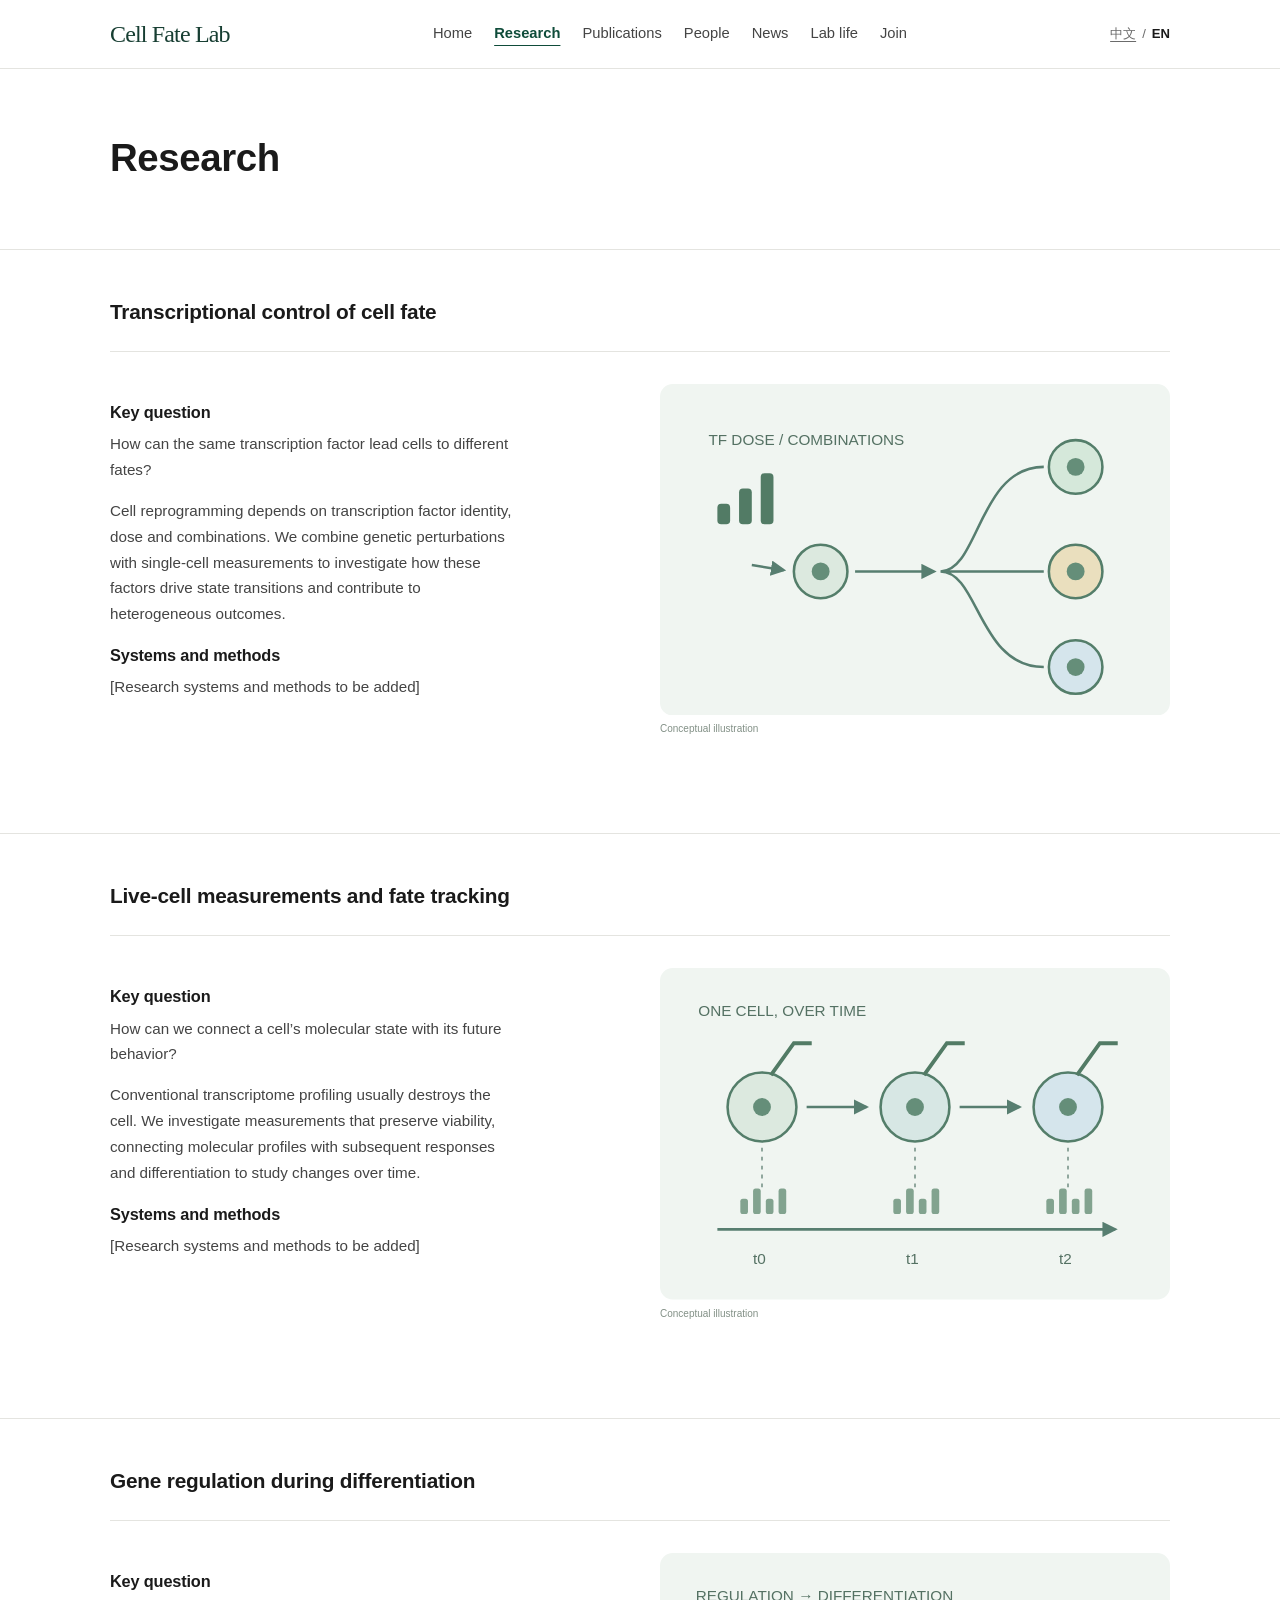
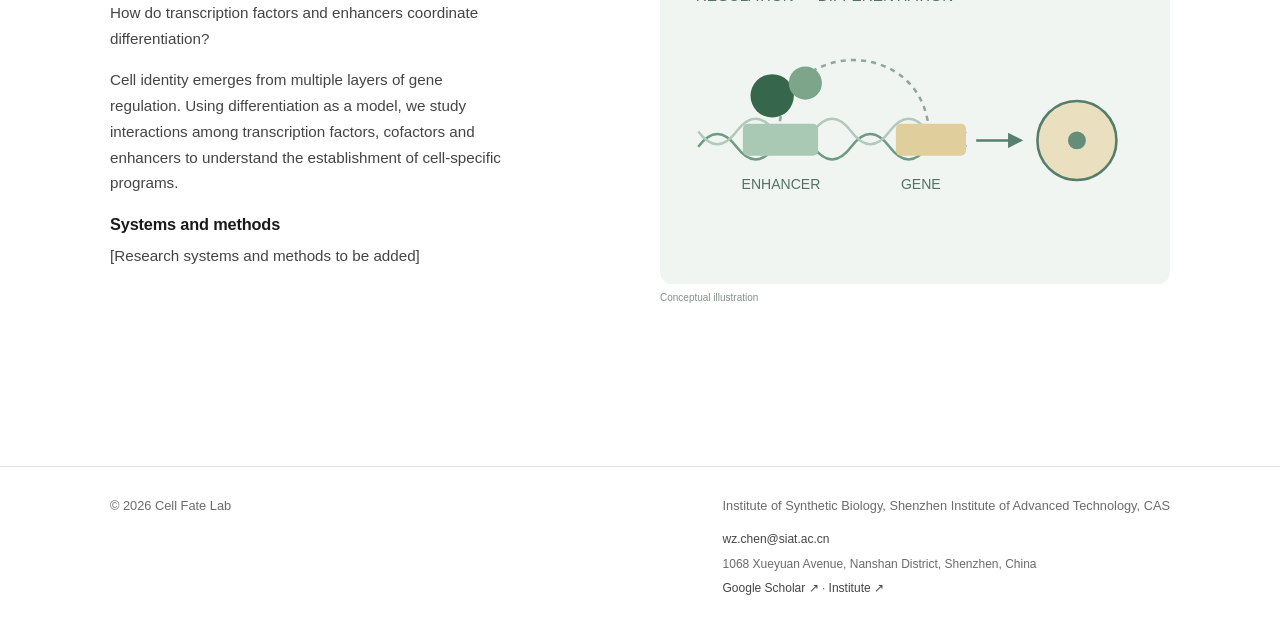
<file: research.html>
<!doctype html><html lang="en" data-lang="en"><head><meta charset="utf-8"><meta name="viewport" content="width=device-width,initial-scale=1"><title>研究 · 细胞命运实验室</title><meta name="description" content="我们结合单细胞测量与基因调控研究，探索细胞命运如何被决定，以及如何被改变。"><link rel="stylesheet" href="assets/css/site.css?v=20261023-pi-role"></head><body><a class="skip-link" href="#main">跳到正文 / Skip to content</a><div class="nav-hotzone"><span class="nav-handle"></span></div><header class="site-header"><div class="wrap header-inner"><a class="brand" href="index.html"><span data-lang-block="zh">细胞命运实验室</span><span data-lang-block="en">Cell Fate Lab</span></a><nav class="nav" aria-label="主导航"><a href="index.html"><span data-lang-block="zh">首页</span><span data-lang-block="en">Home</span></a><a href="research.html" aria-current="page"><span data-lang-block="zh">研究</span><span data-lang-block="en">Research</span></a><a href="publications.html"><span data-lang-block="zh">论文</span><span data-lang-block="en">Publications</span></a><a href="people.html"><span data-lang-block="zh">团队</span><span data-lang-block="en">People</span></a><a href="news.html"><span data-lang-block="zh">动态</span><span data-lang-block="en">News</span></a><a href="activities.html"><span data-lang-block="zh">活动</span><span data-lang-block="en">Lab life</span></a><a href="join.html"><span data-lang-block="zh">加入我们</span><span data-lang-block="en">Join</span></a></nav><div class="lang" role="group" aria-label="语言 / Language"><button type="button" data-set-lang="zh">中文</button><span>/</span><button type="button" data-set-lang="en">EN</button></div></div></header><main id="main"><section class="hero"><div class="wrap"><h1><span data-lang-block="zh">研究方向</span><span data-lang-block="en">Research</span></h1><p class="lede"></p></div></section><section class="block"><div class="wrap"><div class="section-head"><h2><span data-lang-block="zh">转录调控与细胞命运决定</span><span data-lang-block="en">Transcriptional control of cell fate</span></h2></div><div class="research-item" id="R1"><div><h3><span data-lang-block="zh">核心问题</span><span data-lang-block="en">Key question</span></h3><p><span data-lang-block="zh">同一个转录因子，为什么会让不同细胞走向不同命运？</span><span data-lang-block="en">How can the same transcription factor lead cells to different fates?</span></p><p><span data-lang-block="zh">细胞重编程不仅取决于转录因子的种类，也受到其表达剂量与组合关系的影响。我们结合基因扰动和单细胞测量，研究这些因素如何驱动细胞状态转变，并解析重编程结果的异质性。</span><span data-lang-block="en">Cell reprogramming depends on transcription factor identity, dose and combinations. We combine genetic perturbations with single-cell measurements to investigate how these factors drive state transitions and contribute to heterogeneous outcomes.</span></p><h3><span data-lang-block="zh">体系与方法</span><span data-lang-block="en">Systems and methods</span></h3><p><span data-lang-block="zh">［研究体系与主要方法待填写］</span><span data-lang-block="en">[Research systems and methods to be added]</span></p></div><figure class="research-visual"><svg xmlns="http://www.w3.org/2000/svg" viewBox="0 0 400 260" role="img"><title>Concept: transcription factor dose and alternative cell fates</title><defs><marker id="dose-arrow" markerWidth="6" markerHeight="6" refX="5" refY="3" orient="auto"><path d="M0,0 L6,3 L0,6" fill="#577e70"/></marker></defs><rect width="400" height="260" rx="10" fill="#f0f5f1"/><rect x="45" y="94" width="10" height="16" rx="3" fill="#527b65"/><rect x="62" y="82" width="10" height="28" rx="3" fill="#527b65"/><rect x="79" y="70" width="10" height="40" rx="3" fill="#527b65"/><circle cx="126" cy="147" r="21" fill="#dce9df" stroke="#547e6a" stroke-width="2"/><circle cx="126" cy="147" r="7" fill="#658e79"/><path d="M72,142 L97,146" stroke="#577e70" stroke-width="2" fill="none" marker-end="url(#dose-arrow)"/><path d="M153,147 L215,147" stroke="#577e70" stroke-width="2" fill="none" marker-end="url(#dose-arrow)"/><path d="M220 147 C250 147 250 65 301 65 M220 147 L301 147 M220 147 C250 147 250 222 301 222" stroke="#577e70" stroke-width="2" fill="none"/><circle cx="326" cy="65" r="21" fill="#d5e8da" stroke="#547e6a" stroke-width="2"/><circle cx="326" cy="65" r="7" fill="#658e79"/><circle cx="326" cy="147" r="21" fill="#eadfbe" stroke="#547e6a" stroke-width="2"/><circle cx="326" cy="147" r="7" fill="#658e79"/><circle cx="326" cy="222" r="21" fill="#d5e5ec" stroke="#547e6a" stroke-width="2"/><circle cx="326" cy="222" r="7" fill="#658e79"/><text x="38" y="48" font-size="12" fill="#547163" font-family="sans-serif">TF DOSE / COMBINATIONS</text></svg><figcaption><span data-lang-block="zh">概念示意</span><span data-lang-block="en">Conceptual illustration</span></figcaption></figure></div></div></section><section class="block"><div class="wrap"><div class="section-head"><h2><span data-lang-block="zh">活细胞测量与命运追踪</span><span data-lang-block="en">Live-cell measurements and fate tracking</span></h2></div><div class="research-item" id="R2"><div><h3><span data-lang-block="zh">核心问题</span><span data-lang-block="en">Key question</span></h3><p><span data-lang-block="zh">如何把一个细胞当前的分子状态，与它未来的行为联系起来？</span><span data-lang-block="en">How can we connect a cell’s molecular state with its future behavior?</span></p><p><span data-lang-block="zh">传统转录组测量通常需要破坏细胞，难以继续追踪同一个细胞。我们关注保留细胞活性的分子测量方法，将转录组信息与后续刺激响应和分化过程相连接，研究细胞状态如何随时间变化。</span><span data-lang-block="en">Conventional transcriptome profiling usually destroys the cell. We investigate measurements that preserve viability, connecting molecular profiles with subsequent responses and differentiation to study changes over time.</span></p><h3><span data-lang-block="zh">体系与方法</span><span data-lang-block="en">Systems and methods</span></h3><p><span data-lang-block="zh">［研究体系与主要方法待填写］</span><span data-lang-block="en">[Research systems and methods to be added]</span></p></div><figure class="research-visual"><svg xmlns="http://www.w3.org/2000/svg" viewBox="0 0 400 260" role="img"><title>Concept: repeated live-cell sampling connects molecular states over time</title><defs><marker id="time-arrow" markerWidth="6" markerHeight="6" refX="5" refY="3" orient="auto"><path d="M0,0 L6,3 L0,6" fill="#577e70"/></marker></defs><rect width="400" height="260" rx="10" fill="#f0f5f1"/><text x="30" y="38" font-size="12" fill="#547163" font-family="sans-serif">ONE CELL, OVER TIME</text><path d="M45,205 L357,205" stroke="#577e70" stroke-width="2" fill="none" marker-end="url(#time-arrow)"/><circle cx="80" cy="109" r="27" fill="#dce9df" stroke="#547e6a" stroke-width="2"/><circle cx="80" cy="109" r="7" fill="#658e79"/><path d="M87 84 L105 59 L119 59" stroke="#527b65" stroke-width="3" fill="none"/><path d="M80 141 L80 174" stroke="#8ca49a" stroke-width="1.5" stroke-dasharray="3 4"/><rect x="63" y="181" width="6" height="12" rx="2" fill="#82a38f"/><rect x="73" y="173" width="6" height="20" rx="2" fill="#82a38f"/><rect x="83" y="181" width="6" height="12" rx="2" fill="#82a38f"/><rect x="93" y="173" width="6" height="20" rx="2" fill="#82a38f"/><text x="73" y="232" font-size="12" fill="#547163" font-family="sans-serif">t0</text><path d="M115,109 L162,109" stroke="#577e70" stroke-width="2" fill="none" marker-end="url(#time-arrow)"/><circle cx="200" cy="109" r="27" fill="#d7e7e4" stroke="#547e6a" stroke-width="2"/><circle cx="200" cy="109" r="7" fill="#658e79"/><path d="M207 84 L225 59 L239 59" stroke="#527b65" stroke-width="3" fill="none"/><path d="M200 141 L200 174" stroke="#8ca49a" stroke-width="1.5" stroke-dasharray="3 4"/><rect x="183" y="181" width="6" height="12" rx="2" fill="#82a38f"/><rect x="193" y="173" width="6" height="20" rx="2" fill="#82a38f"/><rect x="203" y="181" width="6" height="12" rx="2" fill="#82a38f"/><rect x="213" y="173" width="6" height="20" rx="2" fill="#82a38f"/><text x="193" y="232" font-size="12" fill="#547163" font-family="sans-serif">t1</text><path d="M235,109 L282,109" stroke="#577e70" stroke-width="2" fill="none" marker-end="url(#time-arrow)"/><circle cx="320" cy="109" r="27" fill="#d5e5ec" stroke="#547e6a" stroke-width="2"/><circle cx="320" cy="109" r="7" fill="#658e79"/><path d="M327 84 L345 59 L359 59" stroke="#527b65" stroke-width="3" fill="none"/><path d="M320 141 L320 174" stroke="#8ca49a" stroke-width="1.5" stroke-dasharray="3 4"/><rect x="303" y="181" width="6" height="12" rx="2" fill="#82a38f"/><rect x="313" y="173" width="6" height="20" rx="2" fill="#82a38f"/><rect x="323" y="181" width="6" height="12" rx="2" fill="#82a38f"/><rect x="333" y="173" width="6" height="20" rx="2" fill="#82a38f"/><text x="313" y="232" font-size="12" fill="#547163" font-family="sans-serif">t2</text></svg><figcaption><span data-lang-block="zh">概念示意</span><span data-lang-block="en">Conceptual illustration</span></figcaption></figure></div></div></section><section class="block"><div class="wrap"><div class="section-head"><h2><span data-lang-block="zh">分化过程中的基因调控机制</span><span data-lang-block="en">Gene regulation during differentiation</span></h2></div><div class="research-item" id="R3"><div><h3><span data-lang-block="zh">核心问题</span><span data-lang-block="en">Key question</span></h3><p><span data-lang-block="zh">转录因子与增强子如何共同控制细胞分化？</span><span data-lang-block="en">How do transcription factors and enhancers coordinate differentiation?</span></p><p><span data-lang-block="zh">细胞身份的建立依赖多层次的基因调控。我们以细胞分化为研究体系，探索转录因子、协同调控因子与增强子之间的作用，理解调控网络如何启动和维持特定细胞程序。</span><span data-lang-block="en">Cell identity emerges from multiple layers of gene regulation. Using differentiation as a model, we study interactions among transcription factors, cofactors and enhancers to understand the establishment of cell-specific programs.</span></p><h3><span data-lang-block="zh">体系与方法</span><span data-lang-block="en">Systems and methods</span></h3><p><span data-lang-block="zh">［研究体系与主要方法待填写］</span><span data-lang-block="en">[Research systems and methods to be added]</span></p></div><figure class="research-visual"><svg xmlns="http://www.w3.org/2000/svg" viewBox="0 0 400 260" role="img"><title>Concept: transcription factors, cofactors and enhancers regulate differentiation</title><defs><marker id="enhancer-arrow" markerWidth="6" markerHeight="6" refX="5" refY="3" orient="auto"><path d="M0,0 L6,3 L0,6" fill="#577e70"/></marker></defs><rect width="400" height="260" rx="10" fill="#f0f5f1"/><text x="28" y="38" font-size="12" fill="#547163" font-family="sans-serif">REGULATION → DIFFERENTIATION</text><path d="M30 152 Q45 132 60 152 T90 152 T120 152 T150 152 T180 152 T210 152 T240 152" stroke="#709b83" stroke-width="2" fill="none"/><path d="M30 140 Q45 160 60 140 T90 140 T120 140 T150 140 T180 140 T210 140 T240 140" stroke="#b3c9bb" stroke-width="2" fill="none"/><rect x="65" y="134" width="59" height="25" rx="4" fill="#aac9b5"/><rect x="185" y="134" width="55" height="25" rx="4" fill="#e0cf9d"/><path d="M94 132 C104 68 199 68 210 132" fill="none" stroke="#8da99b" stroke-width="2" stroke-dasharray="4 4"/><circle cx="88" cy="112" r="17" fill="#36664c"/><circle cx="114" cy="102" r="13" fill="#7da58a"/><path d="M248,147 L283,147" stroke="#577e70" stroke-width="2" fill="none" marker-end="url(#enhancer-arrow)"/><circle cx="327" cy="147" r="31" fill="#eadfbe" stroke="#547e6a" stroke-width="2"/><circle cx="327" cy="147" r="7" fill="#658e79"/><text x="64" y="185" font-size="11" fill="#547163" font-family="sans-serif">ENHANCER</text><text x="189" y="185" font-size="11" fill="#547163" font-family="sans-serif">GENE</text></svg><figcaption><span data-lang-block="zh">概念示意</span><span data-lang-block="en">Conceptual illustration</span></figcaption></figure></div></div></section></main><footer class="site-footer"><div class="wrap footer-inner"><span>© <span data-year>2026</span> Cell Fate Lab</span><div><span data-lang-block="zh">中国科学院深圳先进技术研究院 · 合成生物学研究所</span><span data-lang-block="en">Institute of Synthetic Biology, Shenzhen Institute of Advanced Technology, CAS</span><div class="contact-block"><p><a href="mailto:wz.chen@siat.ac.cn" target="_blank" rel="noopener">wz.chen@siat.ac.cn</a></p><p><span data-lang-block="zh">深圳市南山区西丽街道大学城学苑大道1068号</span><span data-lang-block="en">1068 Xueyuan Avenue, Nanshan District, Shenzhen, China</span></p><p><a href="https://scholar.google.com/citations?hl=zh-CN&amp;user=iM7Db-wAAAAJ" target="_blank" rel="noopener">Google Scholar ↗</a> · <a href="https://isynbio.siat.ac.cn/" target="_blank" rel="noopener"><span data-lang-block="zh">研究所主页 ↗</span><span data-lang-block="en">Institute ↗</span></a></p></div></div></div></footer><script src="assets/js/site.js?v=20261023-en-default"></script></body></html>
</file>
<file: assets/css/site.css>
/* Chen Lab — restrained site system
   white / ink / one green accent, no decoration */

:root {
  --ink: #1a1a1a;
  --ink-2: #444;
  --muted: #6b6b6b;
  --line: #e4e4e0;
  --bg: #ffffff;
  --bg-alt: #f7f7f5;
  --accent: #0f4c3a;
  --wrap: 1060px;
  --sans: -apple-system, BlinkMacSystemFont, "Segoe UI", "PingFang SC",
    "Hiragino Sans GB", "Microsoft YaHei", "Noto Sans SC", sans-serif;
}

* { box-sizing: border-box; }
html { -webkit-text-size-adjust: 100%; scroll-behavior: smooth; scroll-padding-top: 76px; }
body {
  margin: 0;
  background: var(--bg);
  color: var(--ink);
  font-family: var(--sans);
  font-size: 16.5px;
  line-height: 1.7;
  -webkit-font-smoothing: antialiased;
}
.wrap { width: min(100% - 48px, var(--wrap)); margin: 0 auto; }

a { color: var(--accent); text-decoration: none; }
a:hover { text-decoration: underline; }

h1, h2, h3, h4 { margin: 0; font-weight: 600; line-height: 1.3; letter-spacing: -0.01em; }
h1 { font-size: clamp(1.9rem, 3.4vw, 2.4rem); }
h2 { font-size: 1.35rem; }
h3 { font-size: 1.02rem; }
h4 { font-size: 0.95rem; }
p { margin: 0 0 1em; }
ul { margin: 0; padding: 0; list-style: none; }
em { font-style: normal; }

.skip-link {
  position: absolute; left: 16px; top: -60px; z-index: 70;
  background: var(--ink); color: #fff; padding: 8px 14px; font-size: 0.85rem;
}
.skip-link:focus { top: 12px; color: #fff; }
:focus-visible { outline: 2px solid var(--accent); outline-offset: 2px; }

/* header: hidden by default, reveal on hover at the top edge */
.nav-hotzone {
  position: fixed; top: 0; left: 0; right: 0; height: 16px; z-index: 60;
}
.nav-handle {
  position: absolute; left: 50%; top: 5px; width: 36px; height: 3px;
  margin-left: -18px; border-radius: 2px; background: #dcdcd5;
  opacity: 0; transition: background 0.15s ease, opacity 0.15s ease;
}
.nav-hotzone:hover .nav-handle { background: #c3c3ba; }
.nav-hidden .nav-handle { opacity: 1; }

.site-header {
  position: fixed; top: 0; left: 0; right: 0; z-index: 50;
  transform: translateY(0);
  transition: transform 0.18s ease;
  border-bottom: 1px solid var(--line);
  background: #fff;
}
.site-header.is-hidden { transform: translateY(-100%); }
.nav-hotzone:hover ~ .site-header,
.site-header:hover,
.site-header:focus-within { transform: translateY(0); }

@media (hover: hover) {
  body { padding-top: var(--header-h, 78px); }
}

@media (hover: none) {
  .nav-hotzone { display: none; }
  .site-header { position: sticky; transform: none; }
}

@media print {
  .nav-hotzone { display: none; }
  .site-header { position: static; transform: none; }
}
.header-inner {
  display: flex; align-items: center; justify-content: space-between;
  gap: 20px; padding: 18px 0; flex-wrap: wrap;
}
.brand { color: var(--ink); font-weight: 600; font-size: 1.02rem; }
.brand:hover { text-decoration: none; }
.brand small {
  display: block; margin-top: 2px; color: var(--muted); font-weight: 400;
  font-size: 0.72rem; letter-spacing: 0.06em; text-transform: uppercase;
}
.nav { display: flex; align-items: center; gap: 22px; font-size: 0.92rem; }
.nav a { color: var(--ink-2); }
.nav a:hover { color: var(--accent); text-decoration: none; }
.nav a[aria-current="page"] { color: var(--accent); }
.lang { display: flex; gap: 6px; font-size: 0.82rem; color: var(--muted); }
.lang button {
  border: 0; background: none; padding: 0; font: inherit; color: var(--muted);
  cursor: pointer; text-decoration: underline; text-underline-offset: 3px;
}
.lang button.is-active { color: var(--ink); text-decoration: none; font-weight: 600; }

/* page head */
.page-head { padding: 56px 0 34px; border-bottom: 1px solid var(--line); }
.page-head h1 { margin-bottom: 14px; }
.page-head .lede { max-width: 62ch; color: var(--ink-2); margin: 0; }

/* generic block */
.block { padding: 48px 0; border-top: 1px solid var(--line); }
.block:first-of-type { border-top: 0; }
.section-head {
  display: flex; align-items: baseline; justify-content: space-between;
  gap: 16px; margin-bottom: 26px;
}
.section-head h2 { font-size: 1.3rem; }
.section-head .more { font-size: 0.85rem; white-space: nowrap; }

/* hero */
.hero { padding: 64px 0 48px; }
.affil { margin: 0 0 14px; font-size: 0.82rem; color: var(--muted); }
.hero h1 { margin-bottom: 16px; }
.lab-sub { margin: -6px 0 18px; color: var(--muted); font-size: 0.92rem; }
.hero .lede { max-width: 54ch; font-size: 1.12rem; color: var(--ink-2); }
.hero-links { display: flex; flex-wrap: wrap; gap: 22px; margin-top: 20px; font-size: 0.9rem; }

/* image placeholders */
.photo, .figure, .card-figure {
  display: grid; place-items: center; background: var(--bg-alt);
  border: 1px dashed #d8d8d2; color: #8c8c86; text-align: center; padding: 16px;
  font-size: 0.72rem; letter-spacing: 0.05em; line-height: 1.8;
}
.photo { margin-top: 36px; aspect-ratio: 16 / 7; }

.photo img, .figure img, .portrait img, .card-figure img {
  display: block; width: 100%; height: 100%; object-fit: cover;
}
.photo:has(img), .figure:has(img), .portrait:has(img), .card-figure:has(img) {
  border: 0; padding: 0; background: none;
}
.figure { aspect-ratio: 4 / 3; }
.card-figure { aspect-ratio: 16 / 10; }

/* home: topics */
.topics { display: grid; grid-template-columns: repeat(3, minmax(0, 1fr)); gap: 32px; }
.topic h3 { margin-bottom: 8px; }
.topic p { font-size: 0.92rem; color: var(--ink-2); margin-bottom: 8px; }
.topic .more { font-size: 0.82rem; }

/* home: papers */
.paper-cards { display: grid; grid-template-columns: repeat(3, minmax(0, 1fr)); gap: 28px; }
.paper-card .meta { margin-top: 12px; }
.paper-card h3 { font-size: 0.98rem; line-height: 1.45; margin-bottom: 6px; }
.meta { margin: 0 0 6px; font-size: 0.78rem; color: var(--muted); letter-spacing: 0.03em; }
.authors { margin: 0 0 6px; font-size: 0.82rem; color: var(--muted); }
.links { margin: 0; font-size: 0.82rem; }

/* home: people summary */
.people-summary { display: grid; grid-template-columns: 1.1fr 1fr; gap: 40px; align-items: center; }
.people-summary .photo { margin-top: 0; aspect-ratio: 16 / 9; }
.people-summary h3 { margin-bottom: 8px; }
.people-summary p { font-size: 0.95rem; color: var(--ink-2); }

/* news list */
.news-list li {
  display: grid; grid-template-columns: 104px 1fr; gap: 20px;
  padding: 13px 0; border-bottom: 1px solid var(--line); font-size: 0.95rem;
}
.news-list time { color: var(--muted); font-size: 0.82rem; }
.news-list a { color: var(--ink); }
.news-list a:hover { color: var(--accent); }

/* research detail */
.research-item {
  display: grid; grid-template-columns: 1fr 1fr; gap: 40px;
  align-items: start; padding: 32px 0; border-top: 1px solid var(--line);
}
.research-item:first-of-type { border-top: 0; padding-top: 0; }
.research-item h2 { font-size: 1.25rem; margin-bottom: 12px; }
.research-item p { font-size: 0.95rem; color: var(--ink-2); max-width: 48ch; }
.research-item .paper-link { font-size: 0.85rem; }
.research-item:nth-child(even) .figure { order: -1; }

/* publications */
.paper {
  display: grid; grid-template-columns: 300px 1fr; gap: 32px;
  padding: 28px 0; border-top: 1px solid var(--line); align-items: start;
}
.paper:first-of-type { border-top: 0; padding-top: 0; }
.paper h3 { margin-bottom: 8px; line-height: 1.45; }
.all-pubs { margin-top: 46px; padding-top: 30px; border-top: 1px solid var(--line); }
.all-title { margin-bottom: 16px; font-size: 1.05rem; }
.pub-year {
  display: grid; grid-template-columns: 72px minmax(0, 1fr);
  gap: 24px; padding: 12px 0; border-top: 1px solid var(--line);
}
.pub-year h4 {
  margin: 0; font-size: 0.9rem; font-weight: 400; color: var(--muted);
  font-variant-numeric: tabular-nums;
}
.pub-year li { padding: 0 0 12px; }
.pub-year li:last-child { padding-bottom: 0; }
.pub-t { margin: 0 0 2px; font-size: 0.92rem; line-height: 1.55; }
.pub-m { margin: 0; font-size: 0.8rem; color: var(--muted); line-height: 1.6; }

/* people */
.pi {
  display: grid; grid-template-columns: 160px minmax(0, 1fr);
  gap: 34px; align-items: start; margin-bottom: 34px;
}
.pi .portrait { aspect-ratio: 4 / 5; }
.pi h2 { font-size: 1.25rem; margin-bottom: 6px; }
.pi .role { color: var(--muted); font-weight: 400; font-size: 0.85rem; }
.pi p { font-size: 0.95rem; color: var(--ink-2); max-width: 60ch; }

.portrait {
  display: grid; place-items: center; background: var(--bg-alt);
  border: 1px dashed #d8d8d2; color: #8c8c86; text-align: center;
  padding: 8px; font-size: 0.7rem; letter-spacing: 0.05em; line-height: 1.6;
}

.member-list { display: grid; grid-template-columns: repeat(2, minmax(0, 1fr)); gap: 0 48px; }
.member {
  display: grid; grid-template-columns: 76px minmax(0, 1fr);
  gap: 18px; align-items: start; padding: 16px 0;
  border-bottom: 1px solid var(--line);
}
.member .portrait { aspect-ratio: 4 / 5; padding: 4px; font-size: 0.5rem; }
.member h3 { margin: 0 0 2px; font-size: 0.98rem; }
.member .role { margin: 0 0 4px; font-size: 0.8rem; color: var(--muted); }
.member .bio { margin: 0; font-size: 0.85rem; color: var(--ink-2); }

.alumni { max-width: 60ch; }
.person {
  display: flex; justify-content: space-between; gap: 12px;
  padding: 11px 0; border-bottom: 1px solid var(--line); font-size: 0.95rem;
}
.person span:last-child { color: var(--muted); font-size: 0.85rem; text-align: right; }

/* join */
.position {
  display: grid; grid-template-columns: 190px minmax(0, 1fr); gap: 32px;
  padding: 26px 0; border-top: 1px solid var(--line);
}
.position h3 { margin: 0; }
.position p { margin: 0 0 0.6em; font-size: 0.95rem; color: var(--ink-2); }
.position p:last-child { margin-bottom: 0; }
.contact {
  display: grid; grid-template-columns: repeat(3, minmax(0, 1fr));
  gap: 24px; margin-top: 28px; font-size: 0.9rem;
}
.contact h3 { font-size: 0.78rem; color: var(--muted); font-weight: 400; letter-spacing: 0.04em; margin-bottom: 4px; }

/* footer */
.site-footer {
  border-top: 1px solid var(--line); margin-top: 64px;
  padding: 28px 0 40px; font-size: 0.8rem; color: var(--muted);
}
.footer-inner { display: flex; flex-wrap: wrap; justify-content: space-between; gap: 10px 24px; }
.site-footer a { color: var(--ink-2); }

/* placeholders */
.ph { color: #8c8c86; border-bottom: 1px dashed #cfcfc8; }

html[data-lang="zh"] [data-lang-block="en"],
html[data-lang="en"] [data-lang-block="zh"] { display: none !important; }

@media (max-width: 860px) {
  .wrap { width: min(100% - 36px, var(--wrap)); }
  .hero { padding: 44px 0 36px; }
  .photo { aspect-ratio: 16 / 9; }
  .topics, .paper-cards { grid-template-columns: 1fr; gap: 24px; }
  .people-summary { grid-template-columns: 1fr; }
  .research-item, .paper { grid-template-columns: 1fr; gap: 20px; }
  .research-item:nth-child(even) .figure { order: 0; }
  .paper .figure, .paper .card-figure { aspect-ratio: 16 / 9; }
  .pi { grid-template-columns: 1fr; }
  .pi .portrait { max-width: 220px; }
  .member-list { grid-template-columns: 1fr; gap: 0; }
  .contact { grid-template-columns: 1fr; gap: 16px; }
  .nav { gap: 16px; font-size: 0.86rem; }
}
@media (max-width: 560px) {
  html { scroll-padding-top: 96px; }
  .header-inner { padding: 14px 0; }
  .nav { overflow-x: auto; white-space: nowrap; padding-bottom: 2px; }
  .member-list { grid-template-columns: 1fr; }
  .news-list li { grid-template-columns: 82px 1fr; gap: 14px; }
  .pub-year { grid-template-columns: 52px; gap: 14px; }
  .pub-t { font-size: 0.88rem; }
  .position { grid-template-columns: 1fr; gap: 12px; }
}

/* Content-driven edition */
.paper-visual{margin:0 0 18px}.paper-visual a{display:block}.paper-visual img{display:block;width:100%;height:230px;object-fit:contain;background:#fff;border:1px solid var(--line);padding:10px}.paper-visual figcaption{font-size:11px;color:var(--muted);line-height:1.5;margin-top:8px}.paper-visual figcaption a{display:inline}.paper .paper-visual img{height:340px}.paper-card .summary{font-size:14px;color:var(--ink-2)}.paper-card .authors{font-size:12px}.content-copy{white-space:pre-line}.plain-photo{max-width:100%;height:auto;border-radius:3px}.member .plain-photo{width:90px;max-height:120px;object-fit:cover}.empty-note{color:var(--muted)}.news-list p{margin-top:8px}.contact-block{margin-top:32px}.paper .authors{overflow-wrap:anywhere}@media(max-width:640px){.paper-visual img{height:250px}.paper .paper-visual img{height:300px}.nav{flex-wrap:wrap}.header-inner{gap:10px}}

/* Preserve image columns even when photos are pending. */
.member-copy{min-width:0;overflow-wrap:anywhere}.group-photo{aspect-ratio:16/9;margin-top:0}.portrait img.plain-photo{width:100%;height:100%;max-height:none;object-fit:cover}.pi .portrait{width:160px;min-height:200px}.member .portrait{width:76px;min-height:95px;font-size:11px}.photo,.figure{overflow:hidden}.photo img.plain-photo,.figure img.plain-photo{width:100%;height:100%;object-fit:cover}.paper>div,.research-item>div{min-width:0}.research-item h3{margin:18px 0 8px}@media(max-width:640px){.pi{grid-template-columns:120px minmax(0,1fr);gap:20px}.pi .portrait{width:120px;min-height:150px}.pi p{max-width:none}}@media(max-width:380px){.pi{grid-template-columns:1fr}.pi .portrait{width:120px}}

/* Secondary image licensing details, kept outside paper cards. */
.image-credits{padding-top:20px;padding-bottom:24px;color:var(--muted);font-size:12px}.image-credits summary{cursor:pointer}.image-credits p{margin:10px 0 0}.image-credits a{overflow-wrap:anywhere}

.member-email{margin:8px 0 0;font-size:13px;overflow-wrap:anywhere}.member-email a{display:inline}

/* Team categories retain each member's photo and text grid. */
.team-group{margin-top:36px}.team-group:first-of-type{margin-top:0}.team-group-title{font-size:1rem;color:var(--accent);border-bottom:1px solid var(--line);padding-bottom:12px;margin-bottom:4px}.team-group .member h3{font-size:.98rem}

/* Research-first homepage preview */
.home-hero{padding:46px 0 38px;background:linear-gradient(110deg,#f3f7f3 0%,#fff 75%)}
.home-hero h1{font-size:clamp(30px,3.4vw,44px);line-height:1.25;letter-spacing:-.03em}
.home-subtitle{display:inline-block;margin-left:22px;font-size:16px;font-weight:400;letter-spacing:0;color:var(--muted)}
.home-intro{font-size:18px;line-height:1.8;max-width:780px;margin:18px 0 0;color:var(--ink-2)}
.home-hero .hero-links{margin-top:20px}.home-research{padding-top:32px}.section-note{font-size:13px;color:var(--muted)}
.research-cards{display:grid;grid-template-columns:repeat(3,minmax(0,1fr));gap:28px}
.research-card{display:flex;flex-direction:column;min-width:0}.research-number{color:#6f897b;font-size:12px;letter-spacing:.12em;margin-bottom:8px}
.research-card h3{font-size:19px;line-height:1.45;min-height:56px;margin:0 0 14px}
.research-visual{margin:0 0 16px;min-width:0}.research-visual svg{width:100%;display:block;height:auto;border-radius:5px}.research-visual figcaption{font-size:10px;color:#829086;margin-top:5px}
.research-question{font-size:16px;font-weight:600;line-height:1.65;margin:0 0 12px;color:#244b38}
.research-description{font-size:14px;line-height:1.9;color:#555;margin-bottom:18px}
.research-links{display:flex;justify-content:space-between;gap:8px;font-size:13px;margin-top:auto;border-top:1px solid var(--line);padding-top:14px}
.lab-photo-slot{margin-top:26px;color:var(--muted);font-size:13px}.lab-photo-slot summary{cursor:pointer}
.site-footer .contact-block{margin-top:12px;font-size:12px}.site-footer .contact-block p{margin:4px 0}.site-footer .footer-inner{align-items:flex-start}
.site-header.is-hidden{transform:none}.nav-hotzone{display:none}.nav a[aria-current="page"]{font-weight:600;text-decoration:underline;text-underline-offset:7px}
@media(max-width:760px){.research-cards{grid-template-columns:1fr}.research-card h3{min-height:0}.research-visual svg{max-height:300px}.home-subtitle{display:block;margin:12px 0 0}.home-hero{padding:32px 0}.home-intro{font-size:16px}.section-head{flex-wrap:wrap;gap:8px}.research-description{font-size:15px}.research-links{margin-bottom:8px}}

.paper h3 a,.paper-card h3 a{color:inherit;text-decoration:none}
.paper h3 a:hover,.paper-card h3 a:hover,.paper h3 a:focus-visible,.paper-card h3 a:focus-visible{color:var(--accent,#285c46);text-decoration:underline;text-underline-offset:4px}

.activity-card{margin-bottom:36px}.activity-photo{aspect-ratio:16/9;background:#f4f5f1;border:1px dashed #d6dcd3;display:flex;align-items:center;justify-content:center;color:#889184;overflow:hidden;font-size:13px}.activity-photo img.plain-photo{width:100%;height:100%;max-height:none;object-fit:cover}.activity-gallery{display:grid;grid-template-columns:1fr 1fr;gap:18px;margin-top:18px}.activity-copy{padding:20px 0}.activity-copy h3{font-size:21px;margin:8px 0}.activity-home .activity-card{display:grid;grid-template-columns:1fr 1fr;gap:32px;margin-bottom:0;align-items:center}.activity-home .activity-copy{padding:0}@media(max-width:760px){.activity-home .activity-card{grid-template-columns:1fr;gap:16px}.activity-gallery{gap:10px}.header-inner{flex-wrap:wrap}.nav{flex-wrap:wrap}}

.album-grid{display:grid;grid-template-columns:repeat(2,minmax(0,1fr));gap:28px}.album-photo{margin:0}.album-photo figcaption{padding:12px 0;font-size:14px}.album-photo figcaption p:empty{display:none}.album-zoom{display:block;cursor:zoom-in}.album-viewer{border:0;background:#102019;color:white;width:min(1100px,94vw);padding:20px}.album-viewer::backdrop{background:#000c}.album-viewer img{display:block;max-width:100%;max-height:75vh;margin:auto;object-fit:contain}.album-viewer-controls{display:flex;justify-content:space-between;gap:12px;margin-top:14px}.album-viewer button{cursor:pointer;padding:9px 16px}.album-viewer p{text-align:center}@media(max-width:640px){.album-grid{grid-template-columns:1fr}}

/* Keep every person in group photos visible. */
.activity-photo:has(img){aspect-ratio:auto;border:0;background:transparent;display:block}.activity-photo img.plain-photo{width:100%;height:auto;max-height:none;object-fit:contain}

/* Compact activity index; keep album images at their natural proportions. */
.activities-page .hero,.album-page .hero{padding:34px 0 26px}.activities-page .hero h1,.album-page .hero h1{margin-bottom:10px}.activities-page .hero .lede,.album-page .hero .lede{margin-bottom:0}.activities-page .block,.album-page .block{padding:28px 0}.activity-list{display:grid;gap:26px}.activity-list .activity-card{display:grid;grid-template-columns:minmax(0,1.15fr) minmax(0,1fr);gap:36px;align-items:center;margin:0}.activity-list .activity-copy{padding:0}.activity-list .activity-copy h3{margin:0 0 18px}.activity-list .activity-copy h3 a{color:inherit}.activity-list .activity-copy .meta{margin:0 0 10px}.album-back{margin:0 0 20px}@media(max-width:640px){.activities-page .hero,.album-page .hero{padding:26px 0 20px}.activity-list .activity-card{grid-template-columns:1fr;gap:16px}.activity-list .activity-copy h3{margin-bottom:12px}.activities-page .block,.album-page .block{padding:24px 0}}

.portrait.default-avatar{border:0;padding:0;background:#eef2ee;overflow:hidden;border-radius:5px}.default-avatar svg{display:block;width:100%;height:100%}

.research-more{border-top:1px solid var(--line);padding-top:18px;margin:20px 0 0;text-align:right;font-size:14px}

.pi-bio{padding-left:20px;margin:14px 0}.pi-bio li{margin:0 0 7px}

/* Lab identity: a quiet wordmark and a typographic opening. */
.header-inner{padding:19px 0}.brand{font-size:19px;font-weight:600;letter-spacing:.025em;color:#173e32;line-height:1.25}.brand [data-lang-block="en"]{font-family:Georgia,"Times New Roman",serif;font-size:24px;letter-spacing:-.035em;font-weight:400}.home-hero{padding:54px 0 44px;background:linear-gradient(110deg,#f3f6f2,#fcfdfb 80%)}.home-hero h1{font-size:clamp(36px,4.6vw,56px);font-weight:600;line-height:1.2;letter-spacing:.065em;color:#183e32;margin:0 0 24px}.home-hero h1 [data-lang-block="en"]{font-family:Georgia,"Times New Roman",serif;font-size:clamp(44px,5.8vw,70px);font-weight:400;letter-spacing:-.045em}.home-hero .home-intro{font-size:18px;line-height:1.85;max-width:740px;margin:0 0 18px;color:#354b42}.home-hero .affil{max-width:760px;font-size:12px;line-height:1.7;color:#738078;margin:0}.home-hero .hero-links{margin-top:28px;gap:26px;align-items:center;font-size:14px}.hero-links .hero-primary{display:inline-flex;align-items:center;gap:22px;background:#204f3f;color:#fff;padding:10px 17px;border:1px solid #204f3f;border-radius:3px}.hero-links .hero-primary:hover{background:#153c2f;text-decoration:none}@media(max-width:640px){.home-hero{padding:34px 0 30px}.home-hero h1{margin-bottom:18px;letter-spacing:.025em}.home-hero .home-intro{font-size:16px;line-height:1.8}.home-hero .hero-links{gap:20px;margin-top:24px}.brand{font-size:17px}.brand [data-lang-block="en"]{font-size:22px}}

.pi .role{font-size:16px;font-weight:500;color:var(--ink-2);line-height:1.6;margin-top:6px}
</file>
